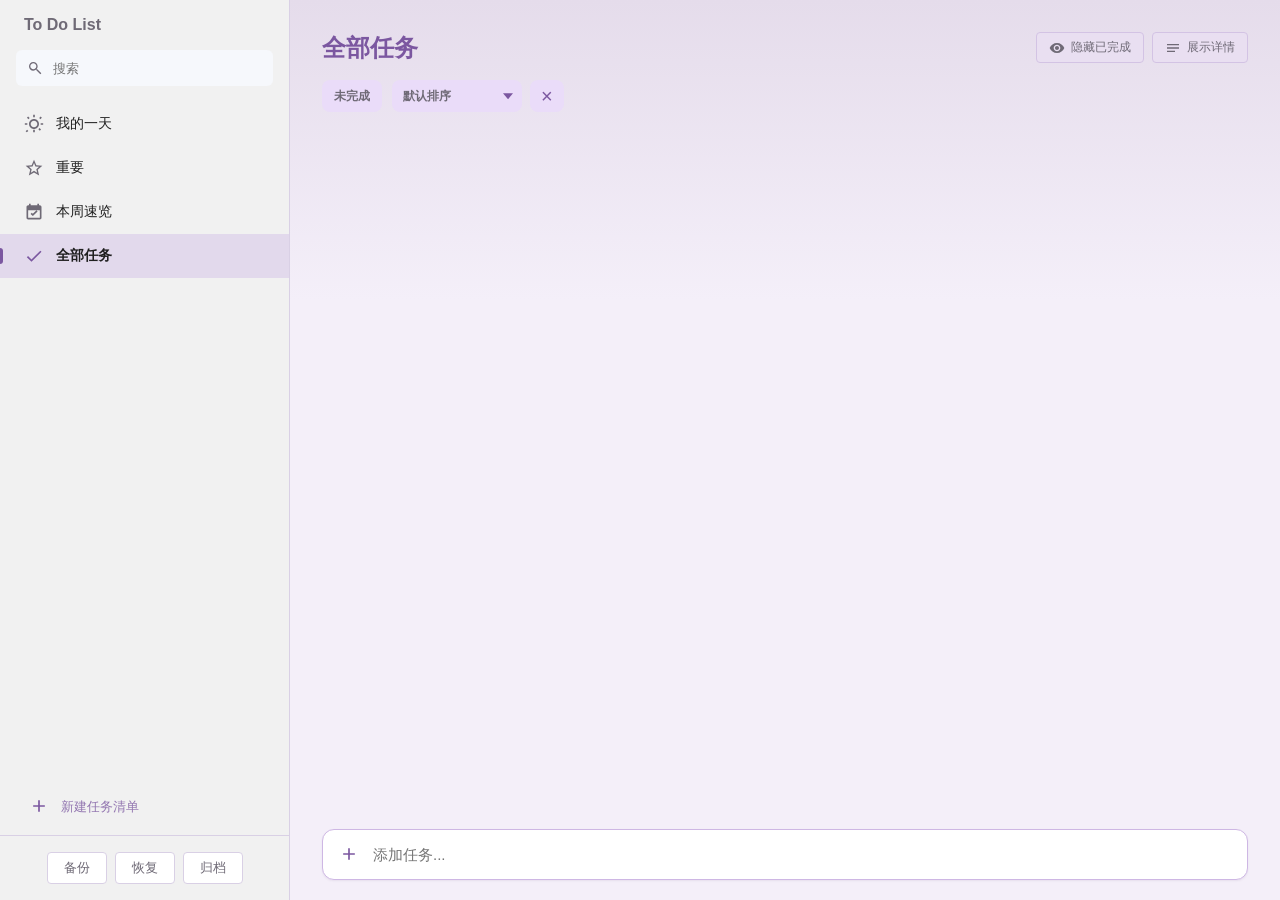
<file: index.html>
<!DOCTYPE html>
<html lang="zh-CN">
<head>
    <meta charset="UTF-8">
    <meta name="viewport" content="width=device-width, initial-scale=1.0">
    <title>To Do List</title>
    <link rel="stylesheet" href="./assets/css/todo-app.css">
</head>
<body>

    <!-- Sidebar -->
    <aside>
        <div class="sidebar-header">To Do List</div>
        <div class="sidebar-search" id="sidebar-search-wrap">
            <svg class="icon-gray" style="width:16px;height:16px" viewBox="0 0 24 24"><path d="M15.5 14h-.79l-.28-.27A6.471 6.471 0 0016 9.5 6.5 6.5 0 109.5 16c1.61 0 3.09-.59 4.23-1.57l.27.28v.79L20 21.49 21.49 20 15.5 14zM9.5 14C7.01 14 5 11.99 5 9.5S7.01 5 9.5 5 14 7.01 14 9.5 11.99 14 9.5 14z"/></svg>
            <input id="sidebar-search-input" type="text" placeholder="搜索" autocomplete="off">
            <button id="sidebar-search-clear" class="sidebar-search-clear" title="清除">×</button>
        </div>
        <div class="nav-list" id="nav-list"></div>

        <div class="new-list-input">
            <svg class="icon-blue" viewBox="0 0 24 24"><path d="M19 13h-6v6h-2v-6H5v-2h6V5h2v6h6v2z"/></svg>
            <input type="text" id="new-list-input" placeholder="新建任务清单" autocomplete="off">
        </div>

        <div class="sidebar-footer">
            <button id="btn-export" class="btn-sm">备份</button>
            <button id="btn-import" class="btn-sm">恢复</button>
            <button id="btn-archive" class="btn-sm">归档</button>
            <input type="file" id="importFile" style="display:none">
        </div>
    </aside>

    <!-- Main Content -->
    <main>
        <div class="header">
            <div class="header-title-group">
                <h1 id="view-title">我的一天</h1>
                <div class="date">
                    <span id="current-date"></span>
                    <span id="progress-stats" class="progress-pill">已完成 0/0</span>
                </div>
            </div>
            <div class="header-actions">
                <button id="btn-toggle-completed" class="btn-toggle-completed active" title="显示/隐藏已完成">
                    <svg style="width:16px;height:16px" viewBox="0 0 24 24"><path d="M12 4.5C7 4.5 2.73 7.61 1 12c1.73 4.39 6 7.5 11 7.5s9.27-3.11 11-7.5c-1.73-4.39-6-7.5-11-7.5zM12 17c-2.76 0-5-2.24-5-5s2.24-5 5-5 5 2.24 5 5-2.24 5-5 5zm0-8c-1.66 0-3 1.34-3 3s1.34 3 3 3 3-1.34 3-3-1.34-3-3-3z"/></svg>
                    <span id="toggle-completed-text">隐藏已完成</span>
                </button>
                <button id="btn-toggle-notes" class="btn-toggle-completed" title="显示/隐藏详情">
                    <svg style="width:16px;height:16px" viewBox="0 0 24 24"><path d="M3 18h12v-2H3v2zM3 6v2h18V6H3zm0 7h18v-2H3v2z"/></svg>
                    <span id="toggle-notes-text">展示详情</span>
                </button>
            </div>
        </div>

        <div class="filter-toolbar">
            <div class="scope-pill">未完成</div>
            <div class="filter-group">
            <div class="filter-item sort-pill">
                <select id="sort-mode">
                    <option value="default">默认排序</option>
                    <option value="due_asc">按截止日期升序</option>
                    <option value="due_desc">按截止日期降序</option>
                    <option value="added_asc">按创建日期升序</option>
                    <option value="added_desc">按创建日期降序</option>
                </select>
            </div>
            <button id="btn-clear-sort" class="sort-clear-btn" title="取消筛选">×</button>
            </div>
        </div>

        <div class="task-container">
            <ul id="task-list" style="list-style:none; padding:0; margin:0"></ul>
        </div>

        <div class="input-wrapper collapsed" id="task-input-wrapper">
            <div class="input-main-group">
                <div class="input-row title">
                    <svg viewBox="0 0 24 24" class="icon-blue"><path d="M19 13h-6v6h-2v-6H5v-2h6V5h2v6h6v2z"/></svg>
                    <input type="text" id="task-text" placeholder="添加任务..." autocomplete="off">
                </div>
                <ul id="add-step-list" class="step-list edit-step-list add-step-list"></ul>
                <div class="input-row step-inline" id="add-step-row">
                    <svg viewBox="0 0 24 24" class="icon-blue"><path d="M3 7h10v2H3V7zm0 4h8v2H3v-2zm0 4h6v2H3v-2zm16.59-4.58L21 11.84l-4.24 4.24-2.12-2.12 1.41-1.41.71.71 2.83-2.84z"/></svg>
                    <input id="task-step-input" class="step-inline-input" type="text" placeholder="添加步骤" autocomplete="off">
                </div>
            </div>
            <div class="input-advanced">
                <div class="input-advanced-actions">
                    <button type="button" id="btn-collapse-input" class="btn-collapse-input" title="收起">⌄</button>
                </div>
                <div class="input-controls">
                    <div class="control-group datetime-group">
                        <svg class="icon-gray" style="width:14px;height:14px" viewBox="0 0 24 24"><path d="M19 3h-1V1h-2v2H8V1H6v2H5c-1.11 0-2 .9-2 2v14c0 1.1.89 2 2 2h14c1.1 0 2-.9 2-2V5c0-1.1-.9-2-2-2zm0 16H5V8h14v11z"/></svg>
                        <input type="date" id="task-date" title="截止日期" autocomplete="off">
                        <svg class="icon-gray dt-mid-icon" style="width:14px;height:14px" viewBox="0 0 24 24"><path d="M11.99 2C6.47 2 2 6.48 2 12s4.47 10 9.99 10C17.52 22 22 17.52 22 12S17.52 2 11.99 2zm.01 18c-4.41 0-8-3.59-8-8s3.59-8 8-8 8 3.59 8 8-3.59 8-8 8zm.5-13h-1.5v6l5.25 3.15.75-1.23-4.5-2.67z"/></svg>
                        <input type="time" id="task-time" title="具体时间 (可选)" autocomplete="off">
                        <button type="button" id="btn-clear-task-time-x" class="btn-clear-time-x" title="清除具体时间">×</button>
                    </div>
                    <div class="due-quick-inline" id="due-quick-inline">
                        <button type="button" class="due-quick-btn" data-due-quick="today">今天</button>
                        <button type="button" class="due-quick-btn" data-due-quick="tomorrow">明天</button>
                        <button type="button" class="due-quick-btn" data-due-quick="this-week">本周</button>
                        <button type="button" class="due-quick-btn" data-due-quick="next-week">下周</button>
                        <button type="button" class="due-quick-btn due-time-btn" data-due-time="offwork">下班前</button>
                    </div>
                    <div class="control-group">
                        <svg class="icon-gray" style="width:14px;height:14px" viewBox="0 0 24 24"><path d="M12 4V1L8 5l4 4V6c3.31 0 6 2.69 6 6 0 1.01-.25 1.97-.7 2.8l1.46 1.46C19.54 15.03 20 13.57 20 12c0-4.42-3.58-8-8-8zm0 14c-3.31 0-6-2.69-6-6 0-1.01.25-1.97.7-2.8L5.24 7.74C4.46 8.97 4 10.43 4 12c0 4.42 3.58 8 8 8v3l4-4-4-4v3z"/></svg>
                        <select id="task-recurrence">
                            <option value="none">不重复</option>
                            <option value="daily">每天</option>
                            <option value="weekly">每周</option>
                            <option value="monthly">每月</option>
                        </select>
                    </div>
                    <div class="control-group">
                        <svg class="icon-gray" style="width:14px;height:14px" viewBox="0 0 24 24"><path d="M3 13h2v-2H3v2zm0 4h2v-2H3v2zm0-8h2V7H3v2zm4 4h14v-2H7v2zm0 4h14v-2H7v2zM7 7v2h14V7H7z"/></svg>
                        <select id="task-list-select"></select>
                    </div>
                    <div style="margin-left:auto">
                        <button id="btn-add-task" class="btn-sm">添加</button>
                    </div>
                </div>
                <div class="input-row note">
                    <svg class="icon-gray" style="width:16px;height:16px" viewBox="0 0 24 24"><path d="M3 18h12v-2H3v2zM3 6v2h18V6H3zm0 7h18v-2H3v2z"/></svg>
                    <textarea id="task-note" placeholder="备注 (可选)..." autocomplete="off"></textarea>
                </div>
            </div>
        </div>
    </main>

    <!-- Modal for Task and List Edit -->
    <div id="modal-overlay" class="modal-overlay">
        <!-- Edit Task Modal -->
        <div class="modal" id="modal-task-edit" style="display:none">
            <h2>编辑任务</h2>
            <div class="form-group">
                <label>任务内容</label>
                <input type="text" id="edit-task-text" class="form-input">
            </div>
            <div class="form-group">
                <label>步骤</label>
                <div id="edit-steps-box" class="edit-steps-box">
                    <ul id="edit-step-list" class="step-list edit-step-list"></ul>
                    <div class="step-add-row">
                        <svg class="step-add-icon" viewBox="0 0 24 24"><path d="M19 13h-6v6h-2v-6H5v-2h6V5h2v6h6v2z"/></svg>
                        <input id="edit-step-input" class="step-input" type="text" placeholder="添加步骤">
                    </div>
                </div>
            </div>
            <div style="display:flex; gap: 16px;">
                <div class="form-group" style="flex:1">
                    <label>截止日期</label>
                    <input type="date" id="edit-task-date" class="form-input">
                </div>
                <div class="form-group" style="flex:1">
                    <label>具体时间 (可选)</label>
                    <div class="time-input-row">
                        <input type="time" id="edit-task-time" class="form-input">
                        <button type="button" id="btn-clear-edit-time-x" class="btn-clear-time-x" title="清除具体时间">×</button>
                    </div>
                </div>
            </div>
            <div class="due-quick-inline modal-due-quick-inline" id="edit-due-quick-inline">
                <button type="button" class="due-quick-btn" data-due-quick="today">今天</button>
                <button type="button" class="due-quick-btn" data-due-quick="tomorrow">明天</button>
                <button type="button" class="due-quick-btn" data-due-quick="this-week">本周</button>
                <button type="button" class="due-quick-btn" data-due-quick="next-week">下周</button>
                <button type="button" class="due-quick-btn due-time-btn" data-due-time="offwork">下班前</button>
            </div>
            <div style="display:flex; gap: 16px;">
                <div class="form-group" style="flex:1">
                    <label>重复</label>
                    <select id="edit-task-recurrence" class="form-input">
                        <option value="none">不重复</option>
                        <option value="daily">每天</option>
                        <option value="weekly">每周</option>
                        <option value="monthly">每月</option>
                    </select>
                </div>
                <div class="form-group" style="flex:1">
                    <label>所属列表</label>
                    <select id="edit-task-list" class="form-input"></select>
                </div>
            </div>
            <div class="form-group">
                <label>备注/详情</label>
                <textarea id="edit-task-note" class="form-input" placeholder="添加备注..."></textarea>
            </div>
            <div class="modal-actions">
                <button class="btn-sm btn-cancel">取消</button>
                <button id="btn-save-task-edit" class="btn-sm btn-primary">保存</button>
            </div>
        </div>

        <!-- Edit List Modal -->
        <div class="modal" id="modal-list-edit" style="display:none">
            <h2>重命名列表</h2>
            <div class="form-group">
                <label>列表名称</label>
                <input type="text" id="edit-list-name" class="form-input">
            </div>
            <div class="modal-actions">
                <button class="btn-sm btn-cancel">取消</button>
                <button id="btn-save-list-edit" class="btn-sm btn-primary">保存</button>
            </div>
        </div>
    </div>

    <script src="./assets/js/todo-app.js"></script>
</body>
</html>
</file>
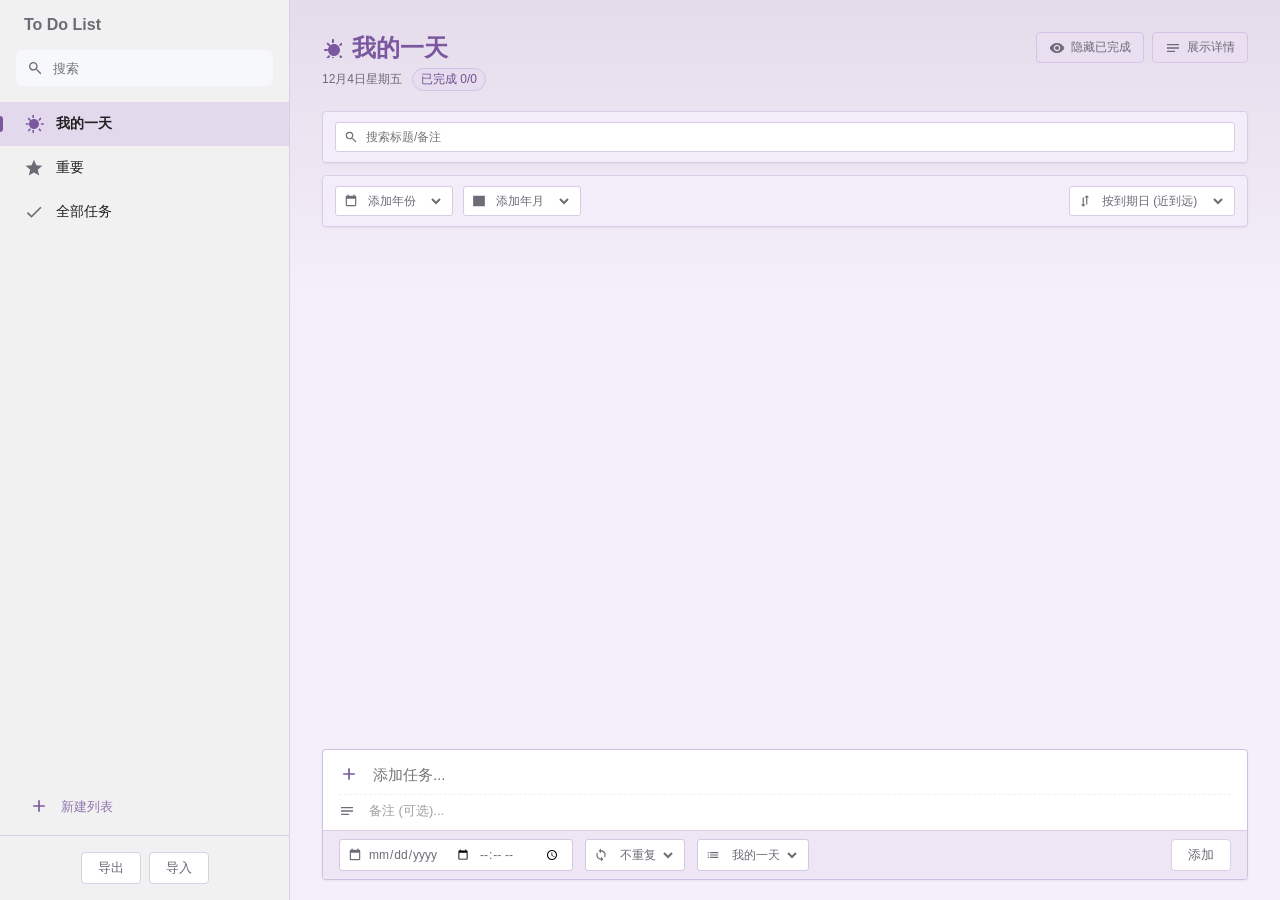
<file: docs/legacy-inline-backup.html>
<!DOCTYPE html>
<html lang="zh-CN">
<head>
    <meta charset="UTF-8">
    <meta name="viewport" content="width=device-width, initial-scale=1.0">
    <title>To Do List</title>
    <style>
        :root {
            --primary: #7b57a0;
            --primary-hover: #68458b;
            --danger: #d13438;
            --bg-body: #f4eff9;
            --bg-white: #ffffff;
            --text-main: #1f1f1f;
            --text-secondary: #6f6a76;
            --border: #d9d0e5;
            --hover-bg: #eee8f4;
            --sidebar-width: 290px;
            --shadow: 0 1px 2px rgba(73, 45, 97, 0.08);
            --modal-bg: rgba(0, 0, 0, 0.4);
        }

        * { box-sizing: border-box; outline: none; }
        
        body {
            margin: 0;
            font-family: "Segoe UI", "Helvetica Neue", Arial, sans-serif;
            background-color: var(--bg-body);
            color: var(--text-main);
            height: 100vh;
            display: flex;
            font-size: 14px;
            user-select: none;
        }

        /* Icons */
        svg { width: 20px; height: 20px; fill: currentColor; flex-shrink: 0; }
        .icon-blue { color: var(--primary); }
        .icon-red { color: var(--danger); }
        .icon-gray { color: var(--text-secondary); }

        /* Sidebar */
        aside {
            width: var(--sidebar-width);
            background: #f1f1f1;
            display: flex;
            flex-direction: column;
            border-right: 1px solid var(--border);
        }

        .sidebar-header { padding: 16px 24px; font-weight: 600; font-size: 16px; color: var(--text-secondary);}
        .sidebar-search {
            margin: 0 16px 8px 16px;
            background: #f6f8fc;
            border: 1px solid transparent;
            border-radius: 6px;
            display: flex;
            align-items: center;
            gap: 8px;
            padding: 8px 10px;
        }
        .sidebar-search:focus-within {
            border-color: #c8daf8;
            background: #fff;
        }
        .sidebar-search input {
            border: none;
            background: transparent;
            width: 100%;
            font-size: 13px;
            color: var(--text-main);
            font-family: inherit;
        }
        .sidebar-search-clear {
            border: none;
            background: none;
            color: var(--text-secondary);
            width: 18px;
            height: 18px;
            border-radius: 50%;
            cursor: pointer;
            display: flex;
            align-items: center;
            justify-content: center;
            padding: 0;
            opacity: 0;
            pointer-events: none;
        }
        .sidebar-search.has-value .sidebar-search-clear {
            opacity: 1;
            pointer-events: auto;
        }
        .sidebar-search-clear:hover { background: #e8ecf3; color: var(--text-main); }

        .nav-list { flex: 1; overflow-y: auto; padding: 8px 0; }

        .nav-item {
            display: flex; align-items: center; padding: 10px 24px;
            cursor: pointer; color: var(--text-main);
            transition: background 0.1s; position: relative;
            border-top: 2px solid transparent; border-bottom: 2px solid transparent;
            height: 44px;
        }

        .nav-item:hover { background-color: var(--hover-bg); }
        .nav-item.active { background-color: #e2d9ec; font-weight: 600; }
        .nav-item.active::before {
            content: ''; position: absolute; left: 0; height: 16px; width: 3px; 
            background: var(--primary); border-radius: 0 4px 4px 0;
        }
        
        .nav-item svg { margin-right: 12px; }
        .nav-text { flex: 1; white-space: nowrap; overflow: hidden; text-overflow: ellipsis; padding: 2px 0; margin-right: 8px; }
        .nav-actions { display: flex; align-items: center; gap: 2px; margin-right: 8px; }
        .nav-count { font-size: 12px; color: var(--text-secondary); font-weight: 400; min-width: 20px; text-align: right; }

        .btn-icon-hover {
            opacity: 0; background: none; border: none; cursor: pointer; color: var(--text-secondary);
            padding: 4px; border-radius: 4px; display: flex;
        }
        .nav-item:hover .btn-icon-hover { opacity: 1; }
        .btn-icon-hover:hover { background: #e1dfdd; color: var(--text-main); }
        .btn-icon-hover.delete:hover { color: var(--danger); background: #fcebeb; }

        /* Drag & Drop */
        .nav-item.draggable { cursor: grab; }
        .nav-item.dragging { opacity: 0.5; background: #e1dfdd; }
        .nav-item.drag-over { border-bottom-color: var(--primary); }

        .new-list-input {
            margin: 10px 16px; padding: 8px 12px;
            border: 1px solid transparent; border-radius: 4px;
            display: flex; align-items: center; color: var(--primary);
        }
        .new-list-input:hover { background: var(--hover-bg); }
        .new-list-input input { border: none; background: transparent; margin-left: 10px; width: 100%; color: var(--primary); }
        .new-list-input input::placeholder { color: var(--primary); opacity: 0.8; }

        /* Main Content */
        main {
            flex: 1; display: flex; flex-direction: column;
            background-image: linear-gradient(180deg, #e5dceb 0%, #f4eff9 300px);
            min-width: 0;
        }

        .header { padding: 32px 32px 20px 32px; display: flex; align-items: flex-start; justify-content: space-between; }
        .header-title-group h1 { margin: 0; font-size: 24px; font-weight: 700; color: var(--primary); display: flex; align-items: center; gap: 10px;}
        .header-title-group .date { font-size: 12px; color: var(--text-secondary); margin-top: 4px; display: flex; gap: 10px; align-items: center; flex-wrap: wrap; }
        .progress-pill {
            background: #e6ddef;
            border: 1px solid #d3c3e4;
            border-radius: 999px;
            padding: 2px 8px;
            font-size: 12px;
            color: #6d4f8f;
        }
        
        .header-actions { display: flex; gap: 8px; flex-wrap: wrap; justify-content: flex-end; }
        .btn-toggle-completed { 
            background: rgba(233,223,242,0.9); border: 1px solid #d3c3e4; 
            padding: 6px 12px; border-radius: 4px; cursor: pointer; 
            color: var(--text-secondary); font-size: 12px; display: flex; align-items: center; gap: 6px;
        }
        .btn-toggle-completed:hover { background: #fff; box-shadow: 0 1px 3px rgba(0,0,0,0.1); }
        .btn-toggle-completed.active { background: #e2d8ed; color: var(--primary); border-color: #cab5df; }

        .search-toolbar,
        .filter-toolbar {
            margin: 0 32px 16px 32px;
            background: rgba(244, 238, 250, 0.92);
            border: 1px solid #d9cde7;
            border-radius: 4px;
            box-shadow: var(--shadow);
            padding: 10px 12px;
            display: flex;
            flex-wrap: wrap;
            gap: 10px;
            align-items: center;
        }
        .search-toolbar { margin-bottom: 12px; }
        .search-toolbar .filter-item { flex: 1; min-width: 220px; }

        .filter-toolbar {
            justify-content: space-between;
        }
        .filter-group {
            display: flex;
            flex-wrap: wrap;
            gap: 10px;
            align-items: center;
        }
        .filter-item {
            display: flex;
            align-items: center;
            gap: 6px;
            border: 1px solid #d7cce4;
            border-radius: 3px;
            padding: 2px 8px;
            min-height: 30px;
            background: #fff;
        }
        .filter-item input, .filter-item select {
            border: none;
            font-size: 12px;
            color: var(--text-secondary);
            font-family: inherit;
            background: transparent;
            min-width: 80px;
        }
        .filter-item input {
            min-width: 180px;
        }

        .input-wrapper {
            margin: 12px 32px 20px 32px; background: var(--bg-white);
            border: 1px solid #cfbfdf;
            border-radius: 4px; box-shadow: var(--shadow);
            display: flex; flex-direction: column; transition: box-shadow 0.2s;
        }
        .input-wrapper:focus-within { box-shadow: 0 3px 10px rgba(112, 77, 145, 0.18); border-color: #b89ad3; }
        
        .input-main-group { display: flex; flex-direction: column; padding: 4px 16px; }
        .input-row { display: flex; align-items: center; }
        .input-row.title { height: 40px; }
        .input-row.note { height: 32px; border-top: 1px dashed #f0f0f0; }

        .input-row input { flex: 1; border: none; height: 100%; font-family: inherit; }
        .input-row.title input { font-size: 15px; margin-left: 12px; }
        .input-row.note input { font-size: 13px; margin-left: 12px; color: var(--text-secondary); }
        .input-row.note input::placeholder { color: #a19f9d; }

        .input-controls {
            display: flex; padding: 8px 16px; border-top: 1px solid var(--border); gap: 12px;
            background: #eee5f5; border-radius: 0 0 4px 4px; flex-wrap: wrap;
        }
        .control-group {
            display: flex; align-items: center; background: var(--bg-white);
            border: 1px solid #d5c8e3; border-radius: 3px; padding: 2px 8px; font-size: 12px; gap: 4px;
        }
        .control-group input[type="date"], .control-group input[type="time"] {
            border: none; background: transparent; color: var(--text-secondary);
            cursor: pointer; font-size: 12px; padding: 4px 2px; font-family: inherit;
            height: 24px; min-width: 20px;
        }
        .control-group input[type="date"]:hover, .control-group input[type="time"]:hover {
            color: var(--primary); background-color: #eee7f5; border-radius: 2px;
        }
        .control-group select { border: none; background: transparent; color: var(--text-secondary); cursor: pointer; font-size: 12px; padding: 4px; font-family: inherit;}

        /* Task List */
        .task-container { flex: 1; overflow-y: auto; padding: 0 32px 32px 32px; }
        
        .task-item {
            background: var(--bg-white); border-radius: 4px; margin-bottom: 8px;
            border: 1px solid #d7c9e5;
            box-shadow: 0 1px 2px rgba(0,0,0,0.05);
            transition: 0.1s; animation: fadeIn 0.2s ease-out;
            display: flex; flex-direction: column;
            cursor: pointer;
        }
        
        .task-header { display: flex; align-items: flex-start; padding: 12px 16px; width: 100%; min-height: 48px; }
        
        /* 
           关键修改：
           当任务没有元数据（.no-meta）时，header使用 center 对齐，
           实现单行纯文本的垂直居中。
        */
        .task-item.no-meta .task-header { align-items: center; }

        @keyframes fadeIn { from { opacity: 0; transform: translateY(5px); } to { opacity: 1; transform: translateY(0); } }
        .task-item:hover { background-color: #fcfaff; border-color: #c5b1da; box-shadow: 0 2px 6px rgba(93, 67, 120, 0.12); }
        .task-item.completed { opacity: 0.7; }
        
        .custom-checkbox {
            width: 20px; height: 20px; border: 1px solid var(--text-secondary); border-radius: 50%;
            display: flex; align-items: center; justify-content: center; cursor: pointer; 
            margin-top: 2px; /* 默认顶对齐时的微调 */
            flex-shrink: 0; transition: 0.2s;
        }
        
        /* 当没有元数据时，去掉 margin-top 以便完美居中 */
        .task-item.no-meta .custom-checkbox { margin-top: 0; }

        .custom-checkbox:hover { border-color: var(--primary); }
        .task-item.completed .custom-checkbox { background: var(--primary); border-color: var(--primary); }
        .check-icon { display: none; width: 12px; height: 12px; fill: white; }
        .task-item.completed .check-icon { display: block; }

        .task-content { flex: 1; margin-left: 14px; display: flex; flex-direction: column; justify-content: center; }
        .task-text { font-size: 14px; color: var(--text-main); line-height: 1.4; word-break: break-all;}
        .task-item.completed .task-text { text-decoration: line-through; color: var(--text-secondary); }
        
        .task-meta { display: flex; gap: 8px; font-size: 12px; color: var(--text-secondary); margin-top: 4px; align-items: center; flex-wrap: wrap; }
        .meta-tag { display: flex; align-items: center; gap: 4px; }
        .text-danger { color: var(--danger); font-weight: 500; }
        .text-list-name { color: var(--text-secondary); background: #f3f2f1; padding: 2px 6px; border-radius: 3px; }
        
        .task-note-view {
            padding: 0 16px 12px 50px; font-size: 13px; color: var(--text-secondary);
            display: none; white-space: pre-wrap; line-height: 1.5;
            border-top: 1px solid transparent;
        }
        .task-item.expanded .task-note-view,
        .task-item.show-detail .task-note-view { display: block; }

        .task-steps-view {
            display: none;
            padding: 6px 16px 10px 50px;
            border-top: 1px dashed #ecebea;
        }
        .task-item.expanded .task-steps-view,
        .task-item.show-detail .task-steps-view { display: block; }
        .task-extra-dates {
            display: none;
            padding: 0 16px 10px 50px;
            color: var(--text-secondary);
            font-size: 12px;
            line-height: 1.5;
            align-items: center;
            justify-content: space-between;
            gap: 10px;
        }
        .task-item.expanded .task-extra-dates,
        .task-item.show-detail .task-extra-dates { display: flex; }
        .task-created-at { text-align: right; white-space: nowrap; }
        .step-list {
            list-style: none;
            padding: 0;
            margin: 0 0 8px 0;
            display: flex;
            flex-direction: column;
            gap: 6px;
        }
        .step-item {
            display: flex;
            align-items: center;
            gap: 8px;
            color: var(--text-secondary);
            font-size: 13px;
        }
        .step-checkbox {
            width: 14px;
            height: 14px;
            border: 1px solid #8a8886;
            border-radius: 50%;
            background: #fff;
            cursor: pointer;
            flex-shrink: 0;
            position: relative;
        }
        .step-item.done .step-checkbox {
            background: var(--primary);
            border-color: var(--primary);
        }
        .step-item.done .step-checkbox::after {
            content: '';
            position: absolute;
            left: 4px;
            top: 2px;
            width: 3px;
            height: 6px;
            border: solid #fff;
            border-width: 0 1.5px 1.5px 0;
            transform: rotate(45deg);
        }
        .step-item.done .step-text {
            text-decoration: line-through;
            color: #a19f9d;
        }
        .step-delete {
            border: none;
            background: none;
            color: #a19f9d;
            cursor: pointer;
            padding: 0 2px;
        }
        .step-delete:hover { color: var(--danger); }
        .step-add-row {
            display: flex;
            gap: 8px;
            align-items: center;
        }
        .step-input {
            flex: 1;
            border: 1px solid #e1dfdd;
            border-radius: 4px;
            padding: 6px 8px;
            font-size: 12px;
            font-family: inherit;
        }
        .step-input:focus { border-color: #c7e0f4; }
        .btn-step-add {
            border: 1px solid #d2d0ce;
            border-radius: 4px;
            background: #fff;
            color: var(--text-secondary);
            padding: 6px 10px;
            font-size: 12px;
            cursor: pointer;
        }
        .btn-step-add:hover { border-color: #b3b0ad; color: var(--text-main); }
        
        .actions-group { display: flex; align-items: center; }
        .btn-action {
            background: none; border: none; cursor: pointer; color: var(--text-secondary);
            opacity: 0; transition: 0.2s; padding: 6px; border-radius: 4px; margin-left: 2px;
        }
        .task-item:hover .btn-action { opacity: 1; }
        .btn-action:hover { background-color: #ede5f5; color: var(--primary); }
        .btn-action.delete:hover { color: var(--danger); background-color: #fcebeb; }
        .btn-action.active { opacity: 1; color: var(--primary); }
        .btn-action-important.active { color: #ffc83d; }
        .nav-divider {
            height: 1px;
            background: #d8d8d8;
            margin: 8px 16px;
        }

        /* Modal Styles */
        .modal-overlay {
            position: fixed; top: 0; left: 0; width: 100%; height: 100%;
            background: var(--modal-bg); z-index: 1000;
            display: flex; align-items: center; justify-content: center;
            opacity: 0; pointer-events: none; transition: opacity 0.2s;
            backdrop-filter: blur(2px);
        }
        .modal-overlay.open { opacity: 1; pointer-events: auto; }
        
        .modal {
            background: white; width: 450px; padding: 24px; border-radius: 8px;
            box-shadow: 0 8px 16px rgba(0,0,0,0.14);
            transform: translateY(10px); transition: transform 0.2s;
            display: flex; flex-direction: column; gap: 16px;
        }
        .modal-overlay.open .modal { transform: translateY(0); }
        
        .modal h2 { margin: 0 0 8px 0; font-size: 18px; color: var(--primary); }
        .form-group { display: flex; flex-direction: column; gap: 6px; }
        .form-group label { font-size: 12px; color: var(--text-secondary); font-weight: 600; }
        .form-input { 
            padding: 8px 12px; border: 1px solid var(--border); border-radius: 4px; 
            font-size: 14px; font-family: inherit; color: var(--text-main);
        }
        textarea.form-input { resize: vertical; min-height: 60px; }
        .form-input:focus { border-color: var(--primary); }
        
        .modal-actions { display: flex; justify-content: flex-end; gap: 12px; margin-top: 8px; }

        .sidebar-footer {
            margin-top: auto; padding: 16px; border-top: 1px solid var(--border);
            display: flex; gap: 8px; justify-content: center;
        }
        .btn-sm { padding: 6px 16px; font-size: 13px; border: 1px solid var(--border); background: #fff; border-radius: 4px; cursor: pointer; color: var(--text-secondary); transition: 0.1s;}
        .btn-sm:hover { border-color: var(--text-secondary); background: var(--hover-bg); }
        .btn-primary { background: var(--primary); color: white; border-color: var(--primary); }
        .btn-primary:hover { background: var(--primary-hover); color: white; border-color: var(--primary-hover); }

        @media (max-width: 700px) {
            aside { display: none; }
            .header, .input-wrapper, .task-container { padding-left: 16px; padding-right: 16px; }
            .search-toolbar, .filter-toolbar { margin-left: 16px; margin-right: 16px; }
            .modal { width: 90%; }
        }
    </style>
</head>
<body>

    <!-- Sidebar -->
    <aside>
        <div class="sidebar-header">To Do List</div>
        <div class="sidebar-search" id="sidebar-search-wrap">
            <svg class="icon-gray" style="width:16px;height:16px" viewBox="0 0 24 24"><path d="M15.5 14h-.79l-.28-.27A6.471 6.471 0 0016 9.5 6.5 6.5 0 109.5 16c1.61 0 3.09-.59 4.23-1.57l.27.28v.79L20 21.49 21.49 20 15.5 14zM9.5 14C7.01 14 5 11.99 5 9.5S7.01 5 9.5 5 14 7.01 14 9.5 11.99 14 9.5 14z"/></svg>
            <input id="sidebar-search-input" type="text" placeholder="搜索" autocomplete="off">
            <button id="sidebar-search-clear" class="sidebar-search-clear" title="清除">×</button>
        </div>
        <div class="nav-list" id="nav-list"></div>

        <div class="new-list-input">
            <svg class="icon-blue" viewBox="0 0 24 24"><path d="M19 13h-6v6h-2v-6H5v-2h6V5h2v6h6v2z"/></svg>
            <input type="text" id="new-list-input" placeholder="新建列表" autocomplete="off">
        </div>

        <div class="sidebar-footer">
            <button id="btn-export" class="btn-sm">导出</button>
            <button id="btn-import" class="btn-sm">导入</button>
            <input type="file" id="importFile" style="display:none">
        </div>
    </aside>

    <!-- Main Content -->
    <main>
        <div class="header">
            <div class="header-title-group">
                <h1 id="view-title">我的一天</h1>
                <div class="date">
                    <span id="current-date"></span>
                    <span id="progress-stats" class="progress-pill">已完成 0/0</span>
                </div>
            </div>
            <div class="header-actions">
                <button id="btn-toggle-completed" class="btn-toggle-completed active" title="显示/隐藏已完成">
                    <svg style="width:16px;height:16px" viewBox="0 0 24 24"><path d="M12 4.5C7 4.5 2.73 7.61 1 12c1.73 4.39 6 7.5 11 7.5s9.27-3.11 11-7.5c-1.73-4.39-6-7.5-11-7.5zM12 17c-2.76 0-5-2.24-5-5s2.24-5 5-5 5 2.24 5 5-2.24 5-5 5zm0-8c-1.66 0-3 1.34-3 3s1.34 3 3 3 3-1.34 3-3-1.34-3-3-3z"/></svg>
                    <span id="toggle-completed-text">隐藏已完成</span>
                </button>
                <button id="btn-toggle-notes" class="btn-toggle-completed" title="显示/隐藏详情">
                    <svg style="width:16px;height:16px" viewBox="0 0 24 24"><path d="M3 18h12v-2H3v2zM3 6v2h18V6H3zm0 7h18v-2H3v2z"/></svg>
                    <span id="toggle-notes-text">展示详情</span>
                </button>
            </div>
        </div>

        <div class="search-toolbar">
            <div class="filter-item">
                <svg class="icon-gray" style="width:14px;height:14px" viewBox="0 0 24 24"><path d="M15.5 14h-.79l-.28-.27A6.471 6.471 0 0016 9.5 6.5 6.5 0 109.5 16c1.61 0 3.09-.59 4.23-1.57l.27.28v.79L20 21.49 21.49 20 15.5 14zM9.5 14C7.01 14 5 11.99 5 9.5S7.01 5 9.5 5 14 7.01 14 9.5 11.99 14 9.5 14z"/></svg>
                <input id="search-keyword" type="text" placeholder="搜索标题/备注">
            </div>
        </div>

        <div class="filter-toolbar">
            <div class="filter-group">
            <div class="filter-item">
                <svg class="icon-gray" style="width:14px;height:14px" viewBox="0 0 24 24"><path d="M19 3h-1V1h-2v2H8V1H6v2H5c-1.11 0-2 .9-2 2v14c0 1.1.89 2 2 2h14c1.1 0 2-.9 2-2V5c0-1.1-.9-2-2-2zm0 16H5V8h14v11z"/></svg>
                <select id="filter-year">
                    <option value="">添加年份</option>
                </select>
            </div>
            <div class="filter-item">
                <svg class="icon-gray" style="width:14px;height:14px" viewBox="0 0 24 24"><path d="M7 10h5v5H7zM2 3h20v18H2z"/></svg>
                <select id="filter-year-month">
                    <option value="">添加年月</option>
                </select>
            </div>
            </div>
            <div class="filter-group">
            <div class="filter-item">
                <svg class="icon-gray" style="width:14px;height:14px" viewBox="0 0 24 24"><path d="M7 6h3v12h3l-4 4-4-4h3V6zm10 12h-3V6h-3l4-4 4 4h-3v12z"/></svg>
                <select id="sort-mode">
                    <option value="due_asc">按到期日 (近到远)</option>
                    <option value="due_desc">按到期日 (远到近)</option>
                    <option value="added_desc">按添加日期 (新到旧)</option>
                    <option value="added_asc">按添加日期 (旧到新)</option>
                </select>
            </div>
            </div>
        </div>

        <div class="task-container">
            <ul id="task-list" style="list-style:none; padding:0; margin:0"></ul>
        </div>

        <div class="input-wrapper">
            <div class="input-main-group">
                <div class="input-row title">
                    <svg viewBox="0 0 24 24" class="icon-blue"><path d="M19 13h-6v6h-2v-6H5v-2h6V5h2v6h6v2z"/></svg>
                    <input type="text" id="task-text" placeholder="添加任务..." autocomplete="off">
                </div>
                <div class="input-row note">
                    <svg class="icon-gray" style="width:16px;height:16px" viewBox="0 0 24 24"><path d="M3 18h12v-2H3v2zM3 6v2h18V6H3zm0 7h18v-2H3v2z"/></svg>
                    <input type="text" id="task-note" placeholder="备注 (可选)..." autocomplete="off">
                </div>
            </div>
            
            <div class="input-controls">
                <div class="control-group">
                    <svg class="icon-gray" style="width:14px;height:14px" viewBox="0 0 24 24"><path d="M19 3h-1V1h-2v2H8V1H6v2H5c-1.11 0-2 .9-2 2v14c0 1.1.89 2 2 2h14c1.1 0 2-.9 2-2V5c0-1.1-.9-2-2-2zm0 16H5V8h14v11z"/></svg>
                    <input type="date" id="task-date" title="截止日期" autocomplete="off">
                    <input type="time" id="task-time" title="具体时间 (可选)" autocomplete="off">
                </div>
                <div class="control-group">
                    <svg class="icon-gray" style="width:14px;height:14px" viewBox="0 0 24 24"><path d="M12 4V1L8 5l4 4V6c3.31 0 6 2.69 6 6 0 1.01-.25 1.97-.7 2.8l1.46 1.46C19.54 15.03 20 13.57 20 12c0-4.42-3.58-8-8-8zm0 14c-3.31 0-6-2.69-6-6 0-1.01.25-1.97.7-2.8L5.24 7.74C4.46 8.97 4 10.43 4 12c0 4.42 3.58 8 8 8v3l4-4-4-4v3z"/></svg>
                    <select id="task-recurrence">
                        <option value="none">不重复</option>
                        <option value="daily">每天</option>
                        <option value="weekly">每周</option>
                        <option value="monthly">每月</option>
                    </select>
                </div>
                <div class="control-group">
                    <svg class="icon-gray" style="width:14px;height:14px" viewBox="0 0 24 24"><path d="M3 13h2v-2H3v2zm0 4h2v-2H3v2zm0-8h2V7H3v2zm4 4h14v-2H7v2zm0 4h14v-2H7v2zM7 7v2h14V7H7z"/></svg>
                    <select id="task-list-select"></select>
                </div>
                <div style="margin-left:auto">
                    <button id="btn-add-task" class="btn-sm">添加</button>
                </div>
            </div>
        </div>
    </main>

    <!-- Modal for Task and List Edit -->
    <div id="modal-overlay" class="modal-overlay">
        <!-- Edit Task Modal -->
        <div class="modal" id="modal-task-edit" style="display:none">
            <h2>编辑任务</h2>
            <div class="form-group">
                <label>任务内容</label>
                <input type="text" id="edit-task-text" class="form-input">
            </div>
            <div class="form-group">
                <label>备注/详情</label>
                <textarea id="edit-task-note" class="form-input" placeholder="添加备注..."></textarea>
            </div>
            
            <div style="display:flex; gap: 16px;">
                <div class="form-group" style="flex:1">
                    <label>截止日期</label>
                    <input type="date" id="edit-task-date" class="form-input">
                </div>
                <div class="form-group" style="flex:1">
                    <label>具体时间 (可选)</label>
                    <input type="time" id="edit-task-time" class="form-input">
                </div>
            </div>

            <div class="form-group">
                <label>重复</label>
                <select id="edit-task-recurrence" class="form-input">
                    <option value="none">不重复</option>
                    <option value="daily">每天</option>
                    <option value="weekly">每周</option>
                    <option value="monthly">每月</option>
                </select>
            </div>
            <div class="form-group">
                <label>所属列表</label>
                <select id="edit-task-list" class="form-input"></select>
            </div>
            <div class="modal-actions">
                <button class="btn-sm btn-cancel">取消</button>
                <button id="btn-save-task-edit" class="btn-sm btn-primary">保存</button>
            </div>
        </div>

        <!-- Edit List Modal -->
        <div class="modal" id="modal-list-edit" style="display:none">
            <h2>重命名列表</h2>
            <div class="form-group">
                <label>列表名称</label>
                <input type="text" id="edit-list-name" class="form-input">
            </div>
            <div class="modal-actions">
                <button class="btn-sm btn-cancel">取消</button>
                <button id="btn-save-list-edit" class="btn-sm btn-primary">保存</button>
            </div>
        </div>
    </div>

    <script>
        document.addEventListener('DOMContentLoaded', () => {
            const app = {
                db: {
                    lists: [
                        { id: 'my-day', title: '我的一天', icon: 'sun', type: 'system' },
                        { id: 'important', title: '重要', icon: 'star', type: 'system' },
                        { id: 'tasks', title: '全部任务', icon: 'home', type: 'system' }
                    ],
                    tasks: [] 
                },
                state: {
                    currentListId: 'my-day',
                    storageKey: 'ms_todo_pro_vfinal',
                    draggedListId: null,
                    editingTaskId: null,
                    editingListId: null,
                    expandedTaskIds: [],
                    showCompleted: true,
                    showDetails: false,
                    sidebarSearchKeyword: '',
                    searchKeyword: '',
                    filterYear: '',
                    filterYearMonth: '',
                    sortMode: 'due_asc'
                },
                
                dom: {
                    navList: document.getElementById('nav-list'),
                    newListInput: document.getElementById('new-list-input'),
                    sidebarSearchWrap: document.getElementById('sidebar-search-wrap'),
                    sidebarSearchInput: document.getElementById('sidebar-search-input'),
                    sidebarSearchClear: document.getElementById('sidebar-search-clear'),
                    viewTitle: document.getElementById('view-title'),
                    dateDisplay: document.getElementById('current-date'),
                    progressStats: document.getElementById('progress-stats'),
                    taskList: document.getElementById('task-list'),
                    
                    inpText: document.getElementById('task-text'),
                    inpNote: document.getElementById('task-note'),
                    inpDate: document.getElementById('task-date'),
                    inpTime: document.getElementById('task-time'),
                    inpRecurrence: document.getElementById('task-recurrence'),
                    inpList: document.getElementById('task-list-select'),
                    btnAdd: document.getElementById('btn-add-task'),
                    btnToggleCompleted: document.getElementById('btn-toggle-completed'),
                    txtToggleCompleted: document.getElementById('toggle-completed-text'),
                    btnToggleNotes: document.getElementById('btn-toggle-notes'),
                    txtToggleNotes: document.getElementById('toggle-notes-text'),
                    searchKeyword: document.getElementById('search-keyword'),
                    filterYear: document.getElementById('filter-year'),
                    filterYearMonth: document.getElementById('filter-year-month'),
                    sortMode: document.getElementById('sort-mode'),
                    
                    modalOverlay: document.getElementById('modal-overlay'),
                    modalTask: document.getElementById('modal-task-edit'),
                    modalList: document.getElementById('modal-list-edit'),
                    btnsCancel: document.querySelectorAll('.btn-cancel'),

                    editInpText: document.getElementById('edit-task-text'),
                    editInpNote: document.getElementById('edit-task-note'),
                    editInpDate: document.getElementById('edit-task-date'),
                    editInpTime: document.getElementById('edit-task-time'),
                    editInpRecurrence: document.getElementById('edit-task-recurrence'),
                    editInpList: document.getElementById('edit-task-list'),
                    btnSaveTask: document.getElementById('btn-save-task-edit'),

                    editInpListName: document.getElementById('edit-list-name'),
                    btnSaveList: document.getElementById('btn-save-list-edit'),

                    btnExport: document.getElementById('btn-export'),
                    btnImport: document.getElementById('btn-import'),
                    fileInput: document.getElementById('importFile')
                },

                init() {
                    this.loadData();
                    this.bindEvents();
                    this.bindPickers();
                    this.resetDueInputs();
                    this.renderAll();
                    this.startTimer();
                },

                bindPickers() {
                    const inputs = [
                        this.dom.inpDate, this.dom.inpTime,
                        this.dom.editInpDate, this.dom.editInpTime
                    ];
                    inputs.forEach(el => {
                        el.addEventListener('click', (e) => {
                            try { el.showPicker(); } catch(err) {}
                        });
                    });
                },

                bindEvents() {
                    this.dom.navList.addEventListener('click', (e) => {
                        const deleteBtn = e.target.closest('.btn-icon-hover.delete');
                        const editBtn = e.target.closest('.btn-icon-hover.edit-list');
                        const item = e.target.closest('.nav-item');
                        
                        if (deleteBtn && item) {
                            e.stopPropagation();
                            this.deleteList(item.dataset.id);
                            return;
                        }
                        if (editBtn && item) {
                            e.stopPropagation();
                            this.openListEditModal(item.dataset.id);
                            return;
                        }
                        if (item) this.switchList(item.dataset.id);
                    });

                    // Drag & Drop logic omitted for brevity (same as previous)
                    this.dom.navList.addEventListener('dragstart', (e) => {
                        const item = e.target.closest('.nav-item');
                        if (item && item.draggable) {
                            this.state.draggedListId = item.dataset.id;
                            item.classList.add('dragging');
                        }
                    });
                    this.dom.navList.addEventListener('dragend', (e) => {
                        const item = e.target.closest('.nav-item');
                        if (item) item.classList.remove('dragging');
                        this.state.draggedListId = null;
                        this.renderSidebar();
                    });
                    this.dom.navList.addEventListener('dragover', (e) => {
                        e.preventDefault();
                        const item = e.target.closest('.nav-item');
                        if (item && item.dataset.type === 'custom' && this.state.draggedListId) {
                            item.classList.add('drag-over');
                            Array.from(this.dom.navList.children).forEach(child => {
                                if (child !== item) child.classList.remove('drag-over');
                            });
                        }
                    });
                    this.dom.navList.addEventListener('drop', (e) => {
                        e.preventDefault();
                        const targetItem = e.target.closest('.nav-item');
                        if (targetItem && targetItem.dataset.type === 'custom' && this.state.draggedListId) {
                            this.reorderLists(this.state.draggedListId, targetItem.dataset.id);
                        }
                    });

                    this.dom.newListInput.addEventListener('keydown', (e) => {
                        if (e.key === 'Enter' && !e.isComposing) {
                            const val = this.dom.newListInput.value.trim();
                            if(val) {
                                this.createList(val);
                                this.dom.newListInput.value = '';
                            }
                        }
                    });

                    const addTaskOnEnter = (e) => { 
                        if (e.key === 'Enter' && !e.isComposing) {
                            e.preventDefault();
                            this.addTask(); 
                        }
                    };
                    this.dom.inpText.addEventListener('keydown', addTaskOnEnter);
                    this.dom.inpNote.addEventListener('keydown', addTaskOnEnter);

                    this.dom.btnAdd.addEventListener('click', () => this.addTask());
                    
                    this.dom.btnToggleCompleted.addEventListener('click', () => {
                        this.state.showCompleted = !this.state.showCompleted;
                        this.updateToggleButtons();
                        this.renderTasks();
                    });

                    this.dom.btnToggleNotes.addEventListener('click', () => {
                        this.state.showDetails = !this.state.showDetails;
                        this.updateToggleButtons();
                        this.renderTasks();
                    });

                    this.dom.searchKeyword.addEventListener('input', () => {
                        this.state.searchKeyword = this.dom.searchKeyword.value.trim().toLowerCase();
                        this.renderTasks();
                    });
                    this.dom.sidebarSearchInput.addEventListener('input', () => {
                        this.state.sidebarSearchKeyword = this.dom.sidebarSearchInput.value.trim().toLowerCase();
                        this.renderAll();
                    });
                    this.dom.sidebarSearchClear.addEventListener('click', () => {
                        this.state.sidebarSearchKeyword = '';
                        this.dom.sidebarSearchInput.value = '';
                        this.renderAll();
                    });
                    this.dom.filterYear.addEventListener('change', () => {
                        this.state.filterYear = this.dom.filterYear.value;
                        this.renderTasks();
                    });
                    this.dom.filterYearMonth.addEventListener('change', () => {
                        this.state.filterYearMonth = this.dom.filterYearMonth.value;
                        this.renderTasks();
                    });
                    this.dom.sortMode.addEventListener('change', () => {
                        this.state.sortMode = this.dom.sortMode.value;
                        this.renderTasks();
                    });

                    this.dom.taskList.addEventListener('click', (e) => {
                        const el = e.target;
                        const item = el.closest('.task-item');
                        if (!item) return;
                        const id = parseInt(item.dataset.id);

                        if (el.closest('.custom-checkbox')) {
                            e.stopPropagation();
                            this.toggleTask(id);
                        } else if (el.closest('.btn-action-important')) {
                            e.stopPropagation();
                            this.toggleImportant(id);
                        } else if (el.closest('.btn-action-myday')) {
                            e.stopPropagation();
                            this.toggleMyDay(id);
                        } else if (el.closest('.step-checkbox')) {
                            e.stopPropagation();
                            const stepId = parseInt(el.closest('.step-checkbox').dataset.stepId);
                            this.toggleStep(id, stepId);
                        } else if (el.closest('.step-delete')) {
                            e.stopPropagation();
                            const stepId = parseInt(el.closest('.step-delete').dataset.stepId);
                            this.deleteStep(id, stepId);
                        } else if (el.closest('.btn-action.delete')) {
                            e.stopPropagation();
                            this.deleteTask(id);
                        } else if (el.closest('.btn-action.edit')) {
                            e.stopPropagation();
                            this.openTaskEditModal(id);
                        } else if (el.closest('.step-input')) {
                            return;
                        } else {
                            this.toggleExpandedTask(id);
                        }
                    });
                    this.dom.taskList.addEventListener('keydown', (e) => {
                        if (e.key !== 'Enter' || e.isComposing) return;
                        const input = e.target.closest('.step-input');
                        if (!input) return;
                        e.preventDefault();
                        e.stopPropagation();
                        const item = input.closest('.task-item');
                        if (!item) return;
                        const id = parseInt(item.dataset.id);
                        this.addStep(id, input.value);
                        input.value = '';
                    });

                    this.dom.btnsCancel.forEach(btn => btn.addEventListener('click', () => this.closeModals()));
                    this.dom.btnSaveTask.addEventListener('click', () => this.saveEditedTask());
                    this.dom.btnSaveList.addEventListener('click', () => this.saveListRename());
                    
                    document.addEventListener('keydown', (e) => {
                        if (e.key === 'Escape' && this.dom.modalOverlay.classList.contains('open')) this.closeModals();
                    });
                    this.dom.modalOverlay.addEventListener('click', (e) => {
                        if (e.target === this.dom.modalOverlay) this.closeModals();
                    });
                    this.dom.editInpListName.addEventListener('keydown', (e) => {
                        if(e.key === 'Enter' && !e.isComposing) this.saveListRename();
                    });

                    this.dom.btnExport.addEventListener('click', () => this.exportData());
                    this.dom.btnImport.addEventListener('click', () => this.dom.fileInput.click());
                    this.dom.fileInput.addEventListener('change', (e) => this.importData(e.target));
                },

                updateToggleButtons() {
                    this.dom.btnToggleCompleted.classList.toggle('active', !this.state.showCompleted);
                    this.dom.txtToggleCompleted.textContent = this.state.showCompleted ? '隐藏已完成' : '展示已完成任务';
                    this.dom.btnToggleNotes.classList.toggle('active', this.state.showDetails);
                    this.dom.txtToggleNotes.textContent = this.state.showDetails ? '隐藏详情' : '展示详情';
                },

                updateSidebarSearchUI() {
                    this.dom.sidebarSearchWrap.classList.toggle('has-value', !!this.state.sidebarSearchKeyword);
                },

                resetDueInputs() {
                    this.dom.inpDate.value = '';
                    this.dom.inpTime.value = '';
                },

                toggleExpandedTask(id) {
                    const idx = this.state.expandedTaskIds.indexOf(id);
                    if (idx > -1) this.state.expandedTaskIds.splice(idx, 1);
                    else this.state.expandedTaskIds.push(id);
                    this.renderTasks();
                },

                isInMyDay(task) {
                    return !!task.inMyDay;
                },

                createList(title) {
                    const newList = { id: 'list_' + Date.now(), title: title, icon: 'list', type: 'custom' };
                    this.db.lists.push(newList);
                    this.save();
                    this.switchList(newList.id);
                },

                deleteList(id) {
                    if (confirm('确定删除此列表吗？该列表下的所有任务也将被删除。')) {
                        this.db.tasks = this.db.tasks.filter(t => t.listId !== id);
                        this.db.lists = this.db.lists.filter(l => l.id !== id);
                        if (this.state.currentListId === id) this.state.currentListId = 'my-day';
                        this.save();
                        this.renderAll();
                    }
                },

                openListEditModal(id) {
                    const list = this.db.lists.find(l => l.id === id);
                    if (!list) return;
                    this.state.editingListId = id;
                    this.dom.editInpListName.value = list.title;
                    this.openModal('list');
                    this.dom.editInpListName.focus();
                },

                saveListRename() {
                    if (!this.state.editingListId) return;
                    const newTitle = this.dom.editInpListName.value.trim();
                    if (!newTitle) return;
                    
                    const list = this.db.lists.find(l => l.id === this.state.editingListId);
                    if (list) {
                        list.title = newTitle;
                        this.save();
                        this.renderAll();
                        this.closeModals();
                    }
                },

                reorderLists(srcId, targetId) {
                    if (srcId === targetId) return;
                    const srcIndex = this.db.lists.findIndex(l => l.id === srcId);
                    const targetIndex = this.db.lists.findIndex(l => l.id === targetId);
                    if (srcIndex > -1 && targetIndex > -1) {
                        const [movedList] = this.db.lists.splice(srcIndex, 1);
                        this.db.lists.splice(targetIndex, 0, movedList);
                        this.save();
                        this.renderSidebar();
                    }
                },

                switchList(id) {
                    this.state.currentListId = id;
                    this.state.sidebarSearchKeyword = '';
                    this.state.expandedTaskIds = [];
                    this.resetDueInputs();
                    this.renderAll();
                },

                addTask() {
                    const text = this.dom.inpText.value.trim();
                    const note = this.dom.inpNote.value.trim();
                    const dateVal = this.dom.inpDate.value; 
                    const timeVal = this.dom.inpTime.value;
                    const recurrence = this.dom.inpRecurrence.value;
                    const listId = this.dom.inpList.value;
                    
                    if (!text) { this.dom.inpText.focus(); return; }

                    let dueDate = null;
                    let hasTime = false;

                    if (dateVal) {
                        if (timeVal) {
                            dueDate = new Date(`${dateVal}T${timeVal}`).getTime();
                            hasTime = true;
                        } else {
                            dueDate = new Date(`${dateVal}T00:00:00`).getTime();
                            hasTime = false;
                        }
                    }

                    const newTask = {
                        id: Date.now(),
                        text: text,
                        note: note,
                        listId: listId || 'my-day',
                        inMyDay: (listId || 'my-day') === 'my-day',
                        important: false,
                        steps: [],
                        dueDate: dueDate,
                        hasTime: hasTime,
                        recurrence: recurrence,
                        completed: false,
                        completedAt: null,
                        created: Date.now(),
                        addedAt: Date.now()
                    };

                    this.db.tasks.unshift(newTask);
                    this.save();
                    this.dom.inpText.value = '';
                    this.dom.inpNote.value = '';
                    this.resetDueInputs();
                    this.renderAll(); 
                },

                toggleTask(id) {
                    const task = this.db.tasks.find(t => t.id === id);
                    if (!task) return;
                    const wasCompleted = task.completed;
                    task.completed = !wasCompleted;
                    task.completedAt = task.completed ? Date.now() : null;
                    if (!wasCompleted && task.completed && task.recurrence && task.recurrence !== 'none') {
                        this.createNextRecurringTask(task);
                    }
                    this.save();
                    this.renderTasks();
                    this.renderSidebar();
                },

                toggleImportant(id) {
                    const task = this.db.tasks.find(t => t.id === id);
                    if (!task) return;
                    task.important = !task.important;
                    this.save();
                    this.renderAll();
                },

                toggleMyDay(id) {
                    const task = this.db.tasks.find(t => t.id === id);
                    if (!task) return;
                    task.inMyDay = !this.isInMyDay(task);
                    this.save();
                    this.renderAll();
                },

                addStep(taskId, stepText) {
                    const text = (stepText || '').trim();
                    if (!text) return;
                    const task = this.db.tasks.find(t => t.id === taskId);
                    if (!task) return;
                    if (!Array.isArray(task.steps)) task.steps = [];
                    task.steps.push({ id: Date.now(), text: text, completed: false });
                    if (!this.state.expandedTaskIds.includes(taskId)) this.state.expandedTaskIds.push(taskId);
                    this.save();
                    this.renderTasks();
                },

                toggleStep(taskId, stepId) {
                    const task = this.db.tasks.find(t => t.id === taskId);
                    if (!task || !Array.isArray(task.steps)) return;
                    const step = task.steps.find(s => s.id === stepId);
                    if (!step) return;
                    step.completed = !step.completed;
                    this.save();
                    this.renderTasks();
                },

                deleteStep(taskId, stepId) {
                    const task = this.db.tasks.find(t => t.id === taskId);
                    if (!task || !Array.isArray(task.steps)) return;
                    task.steps = task.steps.filter(s => s.id !== stepId);
                    this.save();
                    this.renderTasks();
                },

                createNextRecurringTask(originalTask) {
                    if (!originalTask.dueDate) return;
                    const oldDate = new Date(originalTask.dueDate);
                    let newDate = new Date(oldDate);
                    switch(originalTask.recurrence) {
                        case 'daily': newDate.setDate(oldDate.getDate() + 1); break;
                        case 'weekly': newDate.setDate(oldDate.getDate() + 7); break;
                        case 'monthly': newDate.setMonth(oldDate.getMonth() + 1); break;
                    }
                    const newTask = {
                        ...originalTask,
                        id: Date.now(),
                        dueDate: newDate.getTime(),
                        completed: false,
                        completedAt: null,
                        created: Date.now(),
                        addedAt: Date.now()
                    };
                    this.db.tasks.unshift(newTask);
                },

                deleteTask(id) {
                    if(confirm('确定删除此任务吗？')) {
                        this.db.tasks = this.db.tasks.filter(t => t.id !== id);
                        this.state.expandedTaskIds = this.state.expandedTaskIds.filter(taskId => taskId !== id);
                        this.save();
                        this.renderAll();
                    }
                },

                openModal(type) {
                    this.dom.modalOverlay.classList.add('open');
                    this.dom.modalTask.style.display = type === 'task' ? 'flex' : 'none';
                    this.dom.modalList.style.display = type === 'list' ? 'flex' : 'none';
                },

                closeModals() {
                    this.dom.modalOverlay.classList.remove('open');
                    this.state.editingTaskId = null;
                    this.state.editingListId = null;
                },

                openTaskEditModal(id) {
                    const task = this.db.tasks.find(t => t.id === id);
                    if (!task) return;
                    this.state.editingTaskId = id;
                    this.dom.editInpText.value = task.text;
                    this.dom.editInpNote.value = task.note || '';
                    this.dom.editInpRecurrence.value = task.recurrence || 'none';
                    
                    if (task.dueDate) {
                        const d = new Date(task.dueDate);
                        const year = d.getFullYear();
                        const month = String(d.getMonth() + 1).padStart(2, '0');
                        const day = String(d.getDate()).padStart(2, '0');
                        this.dom.editInpDate.value = `${year}-${month}-${day}`;
                        if (task.hasTime) {
                            const hours = String(d.getHours()).padStart(2, '0');
                            const mins = String(d.getMinutes()).padStart(2, '0');
                            this.dom.editInpTime.value = `${hours}:${mins}`;
                        } else {
                            this.dom.editInpTime.value = '';
                        }
                    } else {
                        this.dom.editInpDate.value = '';
                        this.dom.editInpTime.value = '';
                    }

                    this.dom.editInpList.innerHTML = '';
                    this.db.lists.forEach(l => {
                        if (l.id !== 'tasks' && l.id !== 'important') {
                            const opt = document.createElement('option');
                            opt.value = l.id;
                            opt.textContent = l.title;
                            this.dom.editInpList.appendChild(opt);
                        }
                    });
                    this.dom.editInpList.value = task.listId;
                    this.openModal('task');
                    this.dom.editInpText.focus();
                },

                saveEditedTask() {
                    if (!this.state.editingTaskId) return;
                    const newText = this.dom.editInpText.value.trim();
                    if (!newText) { alert('任务内容不能为空'); return; }

                    const task = this.db.tasks.find(t => t.id === this.state.editingTaskId);
                    if (task) {
                        task.text = newText;
                        task.note = this.dom.editInpNote.value; 
                        task.listId = this.dom.editInpList.value;
                        task.recurrence = this.dom.editInpRecurrence.value;
                        
                        const dateVal = this.dom.editInpDate.value;
                        const timeVal = this.dom.editInpTime.value;

                        if (dateVal) {
                            if (timeVal) {
                                task.dueDate = new Date(`${dateVal}T${timeVal}`).getTime();
                                task.hasTime = true;
                            } else {
                                task.dueDate = new Date(`${dateVal}T00:00:00`).getTime();
                                task.hasTime = false;
                            }
                        } else {
                            task.dueDate = null;
                            task.hasTime = false;
                        }
                        
                        this.save();
                        this.renderAll();
                        this.closeModals();
                    }
                },

                renderAll() {
                    this.renderHeader();
                    this.renderSidebar();
                    this.updateInputSelect();
                    this.syncFilterControls();
                    this.updateFilterOptions();
                    this.updateToggleButtons();
                    this.updateSidebarSearchUI();
                    this.resetDueInputs();
                    this.renderTasks();
                },

                renderSidebar() {
                    const frag = document.createDocumentFragment();
                    let dividerInserted = false;
                    this.db.lists.forEach(list => {
                        if (!dividerInserted && list.type === 'custom') {
                            const divider = document.createElement('div');
                            divider.className = 'nav-divider';
                            frag.appendChild(divider);
                            dividerInserted = true;
                        }
                        const div = document.createElement('div');
                        const isActive = !this.state.sidebarSearchKeyword && list.id === this.state.currentListId;
                        const isSystem = list.type === 'system';
                        let count = 0;
                        if (list.id === 'tasks') {
                            count = this.db.tasks.filter(t => !t.completed).length;
                        } else if (list.id === 'important') {
                            count = this.db.tasks.filter(t => !t.completed && t.important).length;
                        } else if (list.id === 'my-day') {
                            count = this.db.tasks.filter(t => !t.completed && (this.isInMyDay(t) || this.isDueToday(t))).length;
                        } else {
                            count = this.db.tasks.filter(t => !t.completed && t.listId === list.id).length;
                        }

                        div.className = `nav-item ${isActive ? 'active' : ''} ${!isSystem ? 'draggable' : ''}`;
                        div.dataset.id = list.id;
                        div.dataset.type = list.type;
                        if (!isSystem) div.setAttribute('draggable', 'true');

                        let svgPath = '';
                        if(list.id === 'my-day') svgPath = '<path d="M12 2v2c0 .55-.45 1-1 1s-1-.45-1-1V2c0-.55.45-1 1-1s1 .45 1 1zm0 18v2c0 .55-.45 1-1 1s-1-.45-1-1v-2c0-.55.45-1 1-1s1 .45 1 1zM2 12c0 .55.45 1 1 1h2c.55 0 1-.45 1-1s-.45-1-1-1H3c-.55 0-1 .45-1 1zm18 0c0 .55.45 1 1 1h2c.55 0 1-.45 1-1s-.45-1-1-1h-2c-.55 0-1 .45-1 1zM4.93 4.93c.39-.39 1.02-.39 1.41 0l1.41 1.41c.39.39.39 1.02 0 1.41-.39.39-1.02.39-1.41 0L4.93 6.34c-.39-.39-.39-1.02 0-1.41zm12.73 12.73c.39-.39 1.02-.39 1.41 0l1.41 1.41c.39.39.39 1.02 0 1.41-.39.39-1.02.39-1.41 0l-1.41-1.41c-.39-.39-.39-1.02 0-1.41zM4.93 19.07l1.41-1.41c.39-.39 1.02-.39 1.41 0 .39.39.39 1.02 0 1.41l-1.41 1.41c-.39.39-1.02.39-1.41 0-.39-.39-.39-1.02 0-1.41zM17.66 6.34l1.41-1.41c.39-.39 1.02-.39 1.41 0 .39.39.39 1.02 0 1.41l-1.41 1.41c-.39.39-1.02.39-1.41 0-.39-.39-.39-1.02 0-1.41zM12 6c-3.31 0-6 2.69-6 6s2.69 6 6 6 6-2.69 6-6-2.69-6-6-6z"/>';
                        else if(list.id === 'important') svgPath = '<path d="M12 17.27L18.18 21l-1.64-7.03L22 9.24l-7.19-.61L12 2 9.19 8.63 2 9.24l5.46 4.73L5.82 21z"/>';
                        else if(list.id === 'tasks') svgPath = '<path d="M9 16.17L4.83 12l-1.42 1.41L9 19 21 7l-1.41-1.41z"/>';
                        else svgPath = '<path d="M3 13h2v-2H3v2zm0 4h2v-2H3v2zm0-8h2V7H3v2zm4 4h14v-2H7v2zm0 4h14v-2H7v2zM7 7v2h14V7H7z"/>';

                        const iconClass = (list.id === 'my-day' || list.id === 'tasks' || list.id === 'important') ? (isActive ? 'icon-blue' : 'icon-gray') : 'icon-gray';
                        const actionsHtml = !isSystem 
                            ? `<div class="nav-actions">
                                 <button class="btn-icon-hover edit-list" title="重命名">
                                   <svg viewBox="0 0 24 24" style="width:14px;height:14px"><path d="M3 17.25V21h3.75L17.81 9.94l-3.75-3.75L3 17.25zM20.71 7.04c.39-.39.39-1.02 0-1.41l-2.34-2.34c-.39-.39-1.02-.39-1.41 0l-1.83 1.83 3.75 3.75 1.83-1.83z"/></svg>
                                 </button>
                                 <button class="btn-icon-hover delete" title="删除列表">
                                   <svg viewBox="0 0 24 24" style="width:14px;height:14px"><path d="M6 19c0 1.1.9 2 2 2h8c1.1 0 2-.9 2-2V7H6v12zM19 4h-3.5l-1-1h-5l-1 1H5v2h14V4z"/></svg>
                                 </button>
                               </div>` 
                            : '<div class="nav-actions"></div>';

                        div.innerHTML = `
                            <svg class="${iconClass}" viewBox="0 0 24 24">${svgPath}</svg>
                            <span class="nav-text">${this.escapeHtml(list.title)}</span>
                            ${actionsHtml}
                            ${count > 0 ? `<span class="nav-count">${count}</span>` : '<span class="nav-count"></span>'}
                        `;
                        frag.appendChild(div);
                    });
                    this.dom.navList.innerHTML = '';
                    this.dom.navList.appendChild(frag);
                },

                renderHeader() {
                    if (this.state.sidebarSearchKeyword) {
                        const iconHtml = '<svg class="icon-blue"><path d="M15.5 14h-.79l-.28-.27A6.471 6.471 0 0016 9.5 6.5 6.5 0 109.5 16c1.61 0 3.09-.59 4.23-1.57l.27.28v.79L20 21.49 21.49 20 15.5 14zM9.5 14C7.01 14 5 11.99 5 9.5S7.01 5 9.5 5 14 7.01 14 9.5 11.99 14 9.5 14z"/></svg>';
                        this.dom.viewTitle.innerHTML = `${iconHtml} 搜索结果`;
                        this.dom.dateDisplay.textContent = `关键词：${this.state.sidebarSearchKeyword}`;
                        let tasks = this.getTasksForCurrentList();
                        tasks = this.applyNonCompletionFilters(tasks);
                        this.dom.progressStats.textContent = `已完成 ${tasks.filter(t => t.completed).length}/${tasks.length}`;
                        return;
                    }
                    const list = this.db.lists.find(l => l.id === this.state.currentListId) || this.db.lists[0];
                    let iconHtml = '';
                    if(list.id === 'my-day') iconHtml = '<svg class="icon-blue"><path d="M12 2v2c0 .55-.45 1-1 1s-1-.45-1-1V2c0-.55.45-1 1-1s1 .45 1 1zm0 18v2c0 .55-.45 1-1 1s-1-.45-1-1v-2c0-.55.45-1 1-1s1 .45 1 1zM2 12c0 .55.45 1 1 1h2c.55 0 1-.45 1-1s-.45-1-1-1H3c-.55 0-1 .45-1 1zm18 0c0 .55.45 1 1 1h2c.55 0 1-.45 1-1s-.45-1-1-1h-2c-.55 0-1 .45-1 1zM4.93 4.93c.39-.39 1.02-.39 1.41 0l1.41 1.41c.39.39.39 1.02 0 1.41-.39.39-1.02.39-1.41 0L4.93 6.34c-.39-.39-.39-1.02 0-1.41zm12.73 12.73c.39-.39 1.02-.39 1.41 0l1.41 1.41c.39.39.39 1.02 0 1.41-.39.39-1.02.39-1.41 0l-1.41-1.41c-.39-.39-.39-1.02 0-1.41zM4.93 19.07l1.41-1.41c.39-.39 1.02-.39 1.41 0 .39.39.39 1.02 0 1.41l-1.41 1.41c-.39.39-1.02.39-1.41 0-.39-.39-.39-1.02 0-1.41zM17.66 6.34l1.41-1.41c.39-.39 1.02-.39 1.41 0 .39.39.39 1.02 0 1.41l-1.41 1.41c-.39.39-1.02.39-1.41 0-.39-.39-.39-1.02 0-1.41zM12 6c-3.31 0-6 2.69-6 6s2.69 6 6 6 6-2.69 6-6-2.69-6-6-6z"/></svg>';
                    else if(list.id === 'important') iconHtml = '<svg class="icon-blue"><path d="M12 17.27L18.18 21l-1.64-7.03L22 9.24l-7.19-.61L12 2 9.19 8.63 2 9.24l5.46 4.73L5.82 21z"/></svg>';
                    else if(list.id === 'tasks') iconHtml = '<svg class="icon-blue"><path d="M9 16.17L4.83 12l-1.42 1.41L9 19 21 7l-1.41-1.41z"/></svg>';
                    else iconHtml = '<svg class="icon-blue"><path d="M3 13h2v-2H3v2zm0 4h2v-2H3v2zm0-8h2V7H3v2zm4 4h14v-2H7v2zm0 4h14v-2H7v2zM7 7v2h14V7H7z"/></svg>';
                    this.dom.viewTitle.innerHTML = `${iconHtml} ${this.escapeHtml(list.title)}`;
                    this.dom.dateDisplay.textContent = new Date().toLocaleDateString('zh-CN', { weekday: 'long', month: 'long', day: 'numeric' });
                },

                updateInputSelect() {
                    const select = this.dom.inpList;
                    select.innerHTML = '';
                    this.db.lists.forEach(list => {
                        if (list.id === 'tasks' || list.id === 'important') return;
                        const option = document.createElement('option');
                        option.value = list.id;
                        option.textContent = list.title;
                        select.appendChild(option);
                    });
                    if (this.state.currentListId === 'tasks' || this.state.currentListId === 'important') select.value = 'my-day';
                    else select.value = this.state.currentListId;
                },

                syncFilterControls() {
                    this.dom.searchKeyword.value = this.state.searchKeyword;
                    this.dom.sidebarSearchInput.value = this.state.sidebarSearchKeyword;
                    this.dom.filterYear.value = this.state.filterYear;
                    this.dom.filterYearMonth.value = this.state.filterYearMonth;
                    this.dom.sortMode.value = this.state.sortMode;
                },

                updateFilterOptions() {
                    const baseTasks = this.getTasksForCurrentList();
                    const years = [...new Set(baseTasks.map(t => new Date(this.getAddedAt(t)).getFullYear()))]
                        .sort((a, b) => b - a);
                    const yearMonths = [...new Set(baseTasks.map(t => this.getYearMonth(this.getAddedAt(t))))]
                        .sort((a, b) => b.localeCompare(a));

                    const prevYear = this.state.filterYear;
                    const prevYearMonth = this.state.filterYearMonth;

                    this.dom.filterYear.innerHTML = '<option value="">添加年份</option>';
                    years.forEach(y => {
                        const option = document.createElement('option');
                        option.value = String(y);
                        option.textContent = `${y}年`;
                        this.dom.filterYear.appendChild(option);
                    });

                    this.dom.filterYearMonth.innerHTML = '<option value="">添加年月</option>';
                    yearMonths.forEach(ym => {
                        const option = document.createElement('option');
                        option.value = ym;
                        option.textContent = ym.replace('-', '年') + '月';
                        this.dom.filterYearMonth.appendChild(option);
                    });

                    if (years.map(String).includes(prevYear)) this.dom.filterYear.value = prevYear;
                    else this.state.filterYear = '';
                    if (yearMonths.includes(prevYearMonth)) this.dom.filterYearMonth.value = prevYearMonth;
                    else this.state.filterYearMonth = '';
                },

                getAddedAt(task) {
                    return task.addedAt || task.created || task.id || Date.now();
                },

                getYearMonth(timestamp) {
                    const d = new Date(timestamp);
                    const month = String(d.getMonth() + 1).padStart(2, '0');
                    return `${d.getFullYear()}-${month}`;
                },

                formatDateWithWeekday(timestamp) {
                    const d = new Date(timestamp);
                    const weekdays = ['星期日', '星期一', '星期二', '星期三', '星期四', '星期五', '星期六'];
                    return `${d.getFullYear()}年${d.getMonth() + 1}月${d.getDate()}日 ${weekdays[d.getDay()]}`;
                },

                isSameDay(a, b) {
                    return a.getFullYear() === b.getFullYear()
                        && a.getMonth() === b.getMonth()
                        && a.getDate() === b.getDate();
                },

                isDueToday(task) {
                    if (!task.dueDate) return false;
                    return this.isSameDay(new Date(task.dueDate), new Date());
                },

                getTasksForCurrentList() {
                    if (this.state.sidebarSearchKeyword) return [...this.db.tasks];
                    if (this.state.currentListId === 'tasks') return [...this.db.tasks];
                    if (this.state.currentListId === 'important') return this.db.tasks.filter(t => t.important);
                    if (this.state.currentListId === 'my-day') {
                        return this.db.tasks.filter(t => this.isInMyDay(t) || this.isDueToday(t));
                    }
                    return this.db.tasks.filter(t => t.listId === this.state.currentListId);
                },

                taskMatchesKeyword(task, keyword) {
                    if (!keyword) return true;
                    const text = (task.text || '').toLowerCase();
                    const note = (task.note || '').toLowerCase();
                    const stepText = Array.isArray(task.steps) ? task.steps.map(s => (s.text || '').toLowerCase()).join(' ') : '';
                    return text.includes(keyword) || note.includes(keyword) || stepText.includes(keyword);
                },

                applyNonCompletionFilters(tasks) {
                    let output = [...tasks];
                    if (this.state.sidebarSearchKeyword) {
                        output = output.filter(t => this.taskMatchesKeyword(t, this.state.sidebarSearchKeyword));
                    }
                    if (this.state.searchKeyword) {
                        output = output.filter(t => this.taskMatchesKeyword(t, this.state.searchKeyword));
                    }
                    if (this.state.filterYear) {
                        output = output.filter(t => String(new Date(this.getAddedAt(t)).getFullYear()) === this.state.filterYear);
                    }
                    if (this.state.filterYearMonth) {
                        output = output.filter(t => this.getYearMonth(this.getAddedAt(t)) === this.state.filterYearMonth);
                    }
                    return output;
                },

                applyTaskFilters(tasks) {
                    let output = this.applyNonCompletionFilters(tasks);
                    if (!this.state.showCompleted) output = output.filter(t => !t.completed);
                    return output;
                },

                updateProgressStats() {
                    let tasks = this.getTasksForCurrentList();
                    tasks = this.applyNonCompletionFilters(tasks);
                    const total = tasks.length;
                    const completed = tasks.filter(t => t.completed).length;
                    this.dom.progressStats.textContent = `已完成 ${completed}/${total}`;
                },

                sortTasks(tasks) {
                    return tasks.sort((a, b) => {
                        if (a.completed !== b.completed) return a.completed ? 1 : -1;
                        if (a.important !== b.important) return a.important ? -1 : 1;

                        const sortMode = this.state.sortMode;
                        const aAdded = this.getAddedAt(a);
                        const bAdded = this.getAddedAt(b);

                        if (sortMode === 'added_desc') return bAdded - aAdded;
                        if (sortMode === 'added_asc') return aAdded - bAdded;

                        const aDue = a.dueDate || Number.MAX_SAFE_INTEGER;
                        const bDue = b.dueDate || Number.MAX_SAFE_INTEGER;
                        if (sortMode === 'due_desc') {
                            const aDueDesc = a.dueDate || Number.MIN_SAFE_INTEGER;
                            const bDueDesc = b.dueDate || Number.MIN_SAFE_INTEGER;
                            if (aDueDesc !== bDueDesc) return bDueDesc - aDueDesc;
                            return bAdded - aAdded;
                        }
                        if (aDue !== bDue) return aDue - bDue;
                        return bAdded - aAdded;
                    });
                },

                renderTasks() {
                    const listEl = this.dom.taskList;
                    listEl.innerHTML = '';
                    const frag = document.createDocumentFragment();
                    const now = Date.now();

                    let tasks = this.getTasksForCurrentList();
                    tasks = this.applyTaskFilters(tasks);
                    tasks = this.sortTasks(tasks);
                    this.updateProgressStats();

                    tasks.forEach(task => {
                        const li = document.createElement('li');
                        
                        // Meta Tags Building
                        let metaHtml = '';
                        
                        if (task.recurrence && task.recurrence !== 'none') {
                            const icon = '<svg style="width:12px;height:12px" viewBox="0 0 24 24"><path d="M12 4V1L8 5l4 4V6c3.31 0 6 2.69 6 6 0 1.01-.25 1.97-.7 2.8l1.46 1.46C19.54 15.03 20 13.57 20 12c0-4.42-3.58-8-8-8zm0 14c-3.31 0-6-2.69-6-6 0-1.01.25-1.97.7-2.8L5.24 7.74C4.46 8.97 4 10.43 4 12c0 4.42 3.58 8 8 8v3l4-4-4-4v3z"/></svg>';
                            let label = '';
                            if(task.recurrence === 'daily') label = '每天';
                            if(task.recurrence === 'weekly') label = '每周';
                            if(task.recurrence === 'monthly') label = '每月';
                            metaHtml += `<span class="meta-tag" title="循环任务">${icon} ${label}</span>`;
                        }

                        if (task.dueDate) {
                            const dueObj = this.getRelativeTime(task.dueDate, task.hasTime, task.completed);
                            const isOverdue = !task.completed && task.dueDate < now;
                            const colorClass = isOverdue ? 'text-danger' : '';
                            const clockIcon = `<svg class="${colorClass}" style="width:12px;height:12px" viewBox="0 0 24 24"><path d="M11.99 2C6.47 2 2 6.48 2 12s4.47 10 9.99 10C17.52 22 22 17.52 22 12S17.52 2 11.99 2zM12 20c-4.42 0-8-3.58-8-8s3.58-8 8-8 8 3.58 8 8-3.58 8-8 8zm.5-13H11v6l5.25 3.15.75-1.23-4.5-2.67z"/></svg>`;
                            metaHtml += `<span class="meta-tag ${colorClass}">${clockIcon} ${dueObj.text}</span>`;
                        }

                        if ((this.state.currentListId === 'tasks' || this.state.currentListId === 'my-day' || this.state.currentListId === 'important' || this.state.sidebarSearchKeyword) && task.listId !== 'my-day') {
                            const list = this.db.lists.find(l => l.id === task.listId);
                            if(list) metaHtml += `<span class="text-list-name">${this.escapeHtml(list.title)}</span>`;
                        }

                        // REMOVED "Details" tag generation as requested.
                        // if (task.note) { metaHtml += ... }

                        // Check if we have any meta to display
                        const steps = Array.isArray(task.steps) ? task.steps : [];
                        if (steps.length > 0) {
                            const doneSteps = steps.filter(step => step.completed).length;
                            metaHtml += `<span class="meta-tag">步骤 ${doneSteps}/${steps.length}</span>`;
                        }
                        const hasMeta = metaHtml !== '';
                        const stepsHtml = steps.map(step => `
                            <li class="step-item ${step.completed ? 'done' : ''}">
                                <button class="step-checkbox" data-step-id="${step.id}" title="完成步骤"></button>
                                <span class="step-text">${this.escapeHtml(step.text)}</span>
                                <button class="step-delete" data-step-id="${step.id}" title="删除步骤">×</button>
                            </li>
                        `).join('');
                        const isExpanded = this.state.expandedTaskIds.includes(task.id);
                        li.className = `task-item ${task.completed ? 'completed' : ''} ${isExpanded ? 'expanded' : ''} ${this.state.showDetails ? 'show-detail' : ''} ${hasMeta ? '' : 'no-meta'}`;
                        li.dataset.id = task.id;

                        li.innerHTML = `
                            <div class="task-header">
                                <div class="custom-checkbox">
                                    <svg class="check-icon" viewBox="0 0 24 24"><path d="M9 16.17L4.83 12l-1.42 1.41L9 19 21 7l-1.41-1.41z"/></svg>
                                </div>
                                <div class="task-content">
                                    <span class="task-text">${this.escapeHtml(task.text)}</span>
                                    ${hasMeta ? `<div class="task-meta">${metaHtml}</div>` : ''}
                                </div>
                                <div class="actions-group">
                                    <button class="btn-action btn-action-myday ${this.isInMyDay(task) ? 'active' : ''}" title="${this.isInMyDay(task) ? '从我的一天移除' : '添加到我的一天'}">
                                        <svg viewBox="0 0 24 24" style="width:16px;height:16px"><path d="M12 2v2c0 .55-.45 1-1 1s-1-.45-1-1V2c0-.55.45-1 1-1s1 .45 1 1zm0 18v2c0 .55-.45 1-1 1s-1-.45-1-1v-2c0-.55.45-1 1-1s1 .45 1 1zM2 12c0 .55.45 1 1 1h2c.55 0 1-.45 1-1s-.45-1-1-1H3c-.55 0-1 .45-1 1zm18 0c0 .55.45 1 1 1h2c.55 0 1-.45 1-1s-.45-1-1-1h-2c-.55 0-1 .45-1 1zM4.93 4.93c.39-.39 1.02-.39 1.41 0l1.41 1.41c.39.39.39 1.02 0 1.41-.39.39-1.02.39-1.41 0L4.93 6.34c-.39-.39-.39-1.02 0-1.41zm12.73 12.73c.39-.39 1.02-.39 1.41 0l1.41 1.41c.39.39.39 1.02 0 1.41-.39.39-1.02.39-1.41 0l-1.41-1.41c-.39-.39-.39-1.02 0-1.41zM4.93 19.07l1.41-1.41c.39-.39 1.02-.39 1.41 0 .39.39.39 1.02 0 1.41l-1.41 1.41c-.39.39-1.02.39-1.41 0-.39-.39-.39-1.02 0-1.41zM17.66 6.34l1.41-1.41c.39-.39 1.02-.39 1.41 0 .39.39.39 1.02 0 1.41l-1.41 1.41c-.39.39-1.02.39-1.41 0-.39-.39-.39-1.02 0-1.41zM12 6c-3.31 0-6 2.69-6 6s2.69 6 6 6 6-2.69 6-6-2.69-6-6-6z"/></svg>
                                    </button>
                                    <button class="btn-action btn-action-important ${task.important ? 'active' : ''}" title="${task.important ? '取消重要' : '标记重要'}">
                                        <svg viewBox="0 0 24 24" style="width:16px;height:16px"><path d="M12 17.27L18.18 21l-1.64-7.03L22 9.24l-7.19-.61L12 2 9.19 8.63 2 9.24l5.46 4.73L5.82 21z"/></svg>
                                    </button>
                                    <button class="btn-action edit" title="编辑任务">
                                        <svg viewBox="0 0 24 24" style="width:16px;height:16px"><path d="M3 17.25V21h3.75L17.81 9.94l-3.75-3.75L3 17.25zM20.71 7.04c.39-.39.39-1.02 0-1.41l-2.34-2.34c-.39-.39-1.02-.39-1.41 0l-1.83 1.83 3.75 3.75 1.83-1.83z"/></svg>
                                    </button>
                                    <button class="btn-action delete" title="删除任务">
                                        <svg viewBox="0 0 24 24" style="width:16px;height:16px"><path d="M6 19c0 1.1.9 2 2 2h8c1.1 0 2-.9 2-2V7H6v12zM19 4h-3.5l-1-1h-5l-1 1H5v2h14V4z"/></svg>
                                    </button>
                                </div>
                            </div>
                            <div class="task-steps-view">
                                <ul class="step-list">${stepsHtml}</ul>
                                <div class="step-add-row">
                                    <input class="step-input" type="text" placeholder="输入步骤后回车添加">
                                </div>
                            </div>
                            ${task.note ? `<div class="task-note-view">${this.escapeHtml(task.note)}</div>` : ''}
                            <div class="task-extra-dates">
                                <div>${task.completedAt ? `完成于${this.formatDateWithWeekday(task.completedAt)}` : '完成于未完成'}</div>
                                <div class="task-created-at">创建于${this.formatDateWithWeekday(this.getAddedAt(task))}</div>
                            </div>
                        `;
                        frag.appendChild(li);
                    });
                    listEl.appendChild(frag);
                },

                getRelativeTime(timestamp, hasTime, isCompleted = false) {
                    const now = Date.now();
                    const diff = timestamp - now;
                    const d = new Date(timestamp);
                    const datePart = `${d.getMonth()+1}/${d.getDate()}`;
                    const timePart = `${d.getHours().toString().padStart(2,'0')}:${d.getMinutes().toString().padStart(2,'0')}`;
                    const dateStr = hasTime ? `${datePart} ${timePart}` : datePart;

                    const today = new Date();
                    const tomorrow = new Date(today.getTime() + 86400000);
                    const isToday = this.isSameDay(d, today);
                    const isTomorrow = this.isSameDay(d, tomorrow);

                    if (isCompleted) return { text: `到期 ${dateStr}` };
                    if (diff < 0 && !isToday) return { text: `超期 (${dateStr})` };
                    if (isToday) return { text: `今天${hasTime ? ' ' + timePart : ''}` };
                    if (isTomorrow) return { text: `明天${hasTime ? ' ' + timePart : ''}` };
                    
                    const oneDay = 3600000 * 24;
                    const days = Math.ceil(diff/oneDay);
                    return { text: `${days > 0 ? days : 0}天后 (${dateStr})` };
                },

                normalizeTasks() {
                    this.db.tasks.forEach(t => {
                        if (t.recurrence === undefined) t.recurrence = 'none';
                        if (t.note === undefined) t.note = '';
                        if (t.hasTime === undefined) t.hasTime = false;
                        if (t.created === undefined) t.created = t.id || Date.now();
                        if (t.addedAt === undefined) t.addedAt = t.created;
                        if (t.important === undefined) t.important = false;
                        if (t.inMyDay === undefined) t.inMyDay = t.listId === 'my-day';
                        if (t.completedAt === undefined) t.completedAt = t.completed ? t.created : null;
                        if (!Array.isArray(t.steps)) t.steps = [];
                    });
                },

                ensureSystemLists() {
                    const required = [
                        { id: 'my-day', title: '我的一天', icon: 'sun', type: 'system' },
                        { id: 'important', title: '重要', icon: 'star', type: 'system' },
                        { id: 'tasks', title: '全部任务', icon: 'home', type: 'system' }
                    ];
                    required.forEach((sys, index) => {
                        const exists = this.db.lists.find(l => l.id === sys.id);
                        if (!exists) this.db.lists.splice(index, 0, sys);
                    });
                },

                loadData() {
                    const str = localStorage.getItem(this.state.storageKey);
                    if (str) {
                        try {
                            const data = JSON.parse(str);
                            if(data.lists && data.tasks) {
                                this.db = data;
                                this.ensureSystemLists();
                                this.normalizeTasks();
                            }
                        } catch(e) {}
                    }
                },
                save() { localStorage.setItem(this.state.storageKey, JSON.stringify(this.db)); },
                escapeHtml(text) { if(!text) return ''; const div = document.createElement('div'); div.textContent = text; return div.innerHTML; },
                exportData() {
                    const blob = new Blob([JSON.stringify(this.db, null, 2)], { type: 'application/json' });
                    const url = URL.createObjectURL(blob);
                    const a = document.createElement('a'); a.href = url; a.download = `todo_backup_${new Date().toISOString().slice(0,10)}.json`; a.click();
                },
                importData(input) {
                    const file = input.files[0]; if (!file) return;
                    const reader = new FileReader();
                    reader.onload = (e) => {
                        try {
                            const data = JSON.parse(e.target.result);
                            if (data.lists && data.tasks) {
                                this.db = data;
                                this.ensureSystemLists();
                                this.normalizeTasks();
                                this.save();
                                this.renderAll();
                                alert('导入成功');
                            }
                        } catch(err) { alert('文件错误'); }
                    }; reader.readAsText(file); input.value = '';
                },
                startTimer() { setInterval(() => this.renderTasks(), 60000); }
            };
            app.init();
        });
    </script>
</body>
</html>
</file>
<file: assets/css/todo-app.css>
:root {
            --primary: #7b57a0;
            --primary-hover: #68458b;
            --danger: #d13438;
            --bg-body: #f4eff9;
            --bg-white: #ffffff;
            --text-main: #1f1f1f;
            --text-secondary: #6f6a76;
            --border: #d9d0e5;
            --hover-bg: #eee8f4;
            --sidebar-width: 290px;
            --shadow: 0 1px 2px rgba(73, 45, 97, 0.08);
            --modal-bg: rgba(0, 0, 0, 0.4);
            --main-side-gap: 32px;
        }

        * { box-sizing: border-box; outline: none; }
        
        body {
            margin: 0;
            font-family: "Segoe UI", "Helvetica Neue", Arial, sans-serif;
            background-color: var(--bg-body);
            color: var(--text-main);
            height: 100vh;
            display: flex;
            font-size: 14px;
            user-select: none;
        }

        /* Icons */
        svg { width: 20px; height: 20px; fill: currentColor; flex-shrink: 0; }
        .icon-blue { color: var(--primary); }
        .icon-red { color: var(--danger); }
        .icon-gray { color: var(--text-secondary); }

        /* Sidebar */
        aside {
            width: var(--sidebar-width);
            background: #f1f1f1;
            display: flex;
            flex-direction: column;
            border-right: 1px solid var(--border);
        }

        .sidebar-header { padding: 16px 24px; font-weight: 600; font-size: 16px; color: var(--text-secondary);}
        .sidebar-search {
            margin: 0 16px 8px 16px;
            background: #f6f8fc;
            border: 1px solid transparent;
            border-radius: 6px;
            display: flex;
            align-items: center;
            gap: 8px;
            padding: 8px 10px;
        }
        .sidebar-search:focus-within {
            border-color: #c8daf8;
            background: #fff;
        }
        .sidebar-search input {
            border: none;
            background: transparent;
            width: 100%;
            font-size: 13px;
            color: var(--text-main);
            font-family: inherit;
        }
        .sidebar-search-clear {
            border: none;
            background: none;
            color: var(--text-secondary);
            width: 18px;
            height: 18px;
            border-radius: 50%;
            cursor: pointer;
            display: flex;
            align-items: center;
            justify-content: center;
            padding: 0;
            opacity: 0;
            pointer-events: none;
        }
        .sidebar-search.has-value .sidebar-search-clear {
            opacity: 1;
            pointer-events: auto;
        }
        .sidebar-search-clear:hover { background: #e8ecf3; color: var(--text-main); }

        .nav-list { flex: 1; overflow-y: auto; padding: 8px 0; }

        .nav-item {
            display: flex; align-items: center; padding: 10px 24px;
            cursor: pointer; color: var(--text-main);
            transition: background 0.1s; position: relative;
            border-top: 2px solid transparent; border-bottom: 2px solid transparent;
            height: 44px;
        }

        .nav-item:hover { background-color: var(--hover-bg); }
        .nav-item.active { background-color: #e2d9ec; font-weight: 600; }
        .nav-item.active::before {
            content: ''; position: absolute; left: 0; height: 16px; width: 3px; 
            background: var(--primary); border-radius: 0 4px 4px 0;
        }
        
        .nav-item svg { margin-right: 12px; }
        .nav-text { flex: 1; white-space: nowrap; overflow: hidden; text-overflow: ellipsis; padding: 2px 0; margin-right: 8px; }
        .nav-actions { display: flex; align-items: center; gap: 2px; margin-right: 1px; }
        .nav-count { font-size: 12px; color: var(--text-secondary); font-weight: 400; min-width: 20px; text-align: right; }

        .btn-icon-hover {
            opacity: 0; background: none; border: none; cursor: pointer; color: var(--text-secondary);
            padding: 2px; 
            border-radius: 4px; display: flex;
        }
        .nav-item:hover .btn-icon-hover { opacity: 1; }
        .btn-icon-hover:hover { background: #e1dfdd; color: var(--text-main); }
        .btn-icon-hover.delete:hover { color: var(--danger); background: #fcebeb; }

        /* Drag & Drop */
        .nav-item.draggable { cursor: grab; }
        .nav-item.dragging { opacity: 0.5; background: #e1dfdd; }
        .nav-item.drag-over { border-bottom-color: var(--primary); }

        .new-list-input {
            margin: 10px 16px; padding: 8px 12px;
            border: 1px solid transparent; border-radius: 4px;
            display: flex; align-items: center; color: var(--primary);
        }
        .new-list-input:hover { background: var(--hover-bg); }
        .new-list-input input { border: none; background: transparent; margin-left: 10px; width: 100%; color: var(--primary); }
        .new-list-input input::placeholder { color: var(--primary); opacity: 0.8; }

        /* Main Content */
        main {
            flex: 1; display: flex; flex-direction: column;
            background-image: linear-gradient(180deg, #e5dceb 0%, #f4eff9 300px);
            min-width: 0;
        }

        .header { 
            padding: 32px var(--main-side-gap) 10px var(--main-side-gap); 
            display: flex; 
            align-items: flex-start; 
            justify-content: space-between; 
        }
        .header-title-group h1 { margin: 0; font-size: 24px; font-weight: 700; color: var(--primary); display: flex; align-items: center; gap: 10px;}
        .header-title-group .date { font-size: 12px; color: var(--text-secondary); margin-top: 4px; display: flex; gap: 10px; align-items: center; flex-wrap: wrap; }
        .progress-pill {
            background: #e6ddef;
            border: 1px solid #d3c3e4;
            border-radius: 999px;
            padding: 2px 8px;
            font-size: 12px;
            color: #6d4f8f;
            display: none;
        }
        
        .header-actions { display: flex; gap: 8px; flex-wrap: wrap; justify-content: flex-end; margin-right: 0; }
        .btn-toggle-completed { 
            background: rgba(233,223,242,0.9); border: 1px solid #d3c3e4; 
            padding: 6px 12px; border-radius: 4px; cursor: pointer; 
            color: var(--text-secondary); font-size: 12px; display: flex; align-items: center; gap: 6px;
        }
        .btn-toggle-completed:hover { background: #fff; box-shadow: 0 1px 3px rgba(0,0,0,0.1); }
        .btn-toggle-completed.active { background: #e2d8ed; color: var(--primary); border-color: #cab5df; }

        .filter-toolbar {
            margin: 2px var(--main-side-gap) 10px var(--main-side-gap);
            /* background: rgba(244, 238, 250, 0.92); */
            border: 0px;
            border-radius: 4px;
            padding: 0px 0px;
            display: flex;
            flex-wrap: wrap;
            gap: 10px;
            align-items: center;
        }
        .filter-toolbar {
            justify-content: flex-start;
        }
        .filter-group {
            display: flex;
            flex-wrap: wrap;
            gap: 8px;
            align-items: center;
        }
        .scope-pill {
            display: inline-flex;
            align-items: center;
            justify-content: center;
            min-height: 32px;
            padding: 0 12px;
            border-radius: 8px;
            background: #eadcf9;
            color: var(--text-secondary);
            font-size: 12px;
            font-weight: 600;
            line-height: 1.2;
        }
        .filter-item {
            display: flex;
            align-items: center;
            gap: 6px;
            border: 1px solid #d7cce4;
            border-radius: 3px;
            padding: 2px 8px;
            min-height: 30px;
            background: #fff;
        }
        .sort-pill {
            background: #eadcf9;
            border-color: transparent;
            border-radius: 8px;
            min-height: 32px;
            min-width: 130px;
            padding: 0;
            position: relative;
            overflow: hidden;
        }
        .sort-pill::after {
            content: '';
            position: absolute;
            right: 8px;
            top: 50%;
            transform: translateY(-45%);
            border-left: 5px solid transparent;
            border-right: 5px solid transparent;
            border-top: 6px solid #7b57a0;
            pointer-events: none;
        }
        .sort-pill select {
            color: #7b57a0;
            font-size: 14px;
            font-weight: 600;
            min-width: 168px;
            width: 100%;
            height: 100%;
            padding: 0 24px 0 10px;
            appearance: none;
            -webkit-appearance: none;
            -moz-appearance: none;
            cursor: pointer;
            position: relative;
            z-index: 1;
        }
        .sort-clear-btn {
            border: 1px solid transparent;
            background: #eadcf9;
            color: #7b57a0;
            min-height: 32px;
            border-radius: 8px;
            display: inline-flex;
            align-items: center;
            justify-content: center;
            cursor: pointer;
            padding: 0 10px;
            font-size: 20px;
            line-height: 1;
        }
        .sort-clear-btn:hover {
            background: #dec8f1;
            border-color: #cdb5e4;
        }
        .filter-item input, .filter-item select {
            border: none;
            font-size: 12px;
            color: var(--text-secondary);
            font-family: inherit;
            background: transparent;
            min-width: 80px;
        }
        .filter-item input {
            min-width: 180px;
        }

        .input-wrapper {
            margin: 12px var(--main-side-gap) 20px var(--main-side-gap); background: var(--bg-white);
            border: 1px solid #ceb7e4;
            border-radius: 12px; box-shadow: var(--shadow);
            display: flex; flex-direction: column; transition: box-shadow 0.2s;
            overflow: hidden;
            position: relative;
        }
        .input-wrapper:focus-within { box-shadow: 0 3px 10px rgba(112, 77, 145, 0.18); border-color: #b89ad3; }
        .input-wrapper.collapsed .input-advanced {
            max-height: 0;
            opacity: 0;
            transform: translateY(-6px);
            pointer-events: none;
            border-top-color: transparent;
        }
        .input-wrapper.collapsed .input-row.step-inline { display: none; }
        .input-wrapper.expanded .input-row.step-inline { display: flex; }
        .input-wrapper.expanded .input-advanced {
            max-height: 520px;
            opacity: 1;
            transform: translateY(0);
            pointer-events: auto;
        }
        
        .input-main-group { display: flex; flex-direction: column; padding: 0 16px; }
        .input-row { display: flex; align-items: center; }
        .input-row.title { height: 48px; }
        .input-row.step-inline {
            height: 34px;
            border-top: 1px dashed #eee6f4;
            gap: 10px;
        }
        .step-inline-input {
            flex: 1;
            border: none;
            background: transparent;
            color: #4169e1;
            font-size: 13px;
            font-family: inherit;
        }
        .step-inline-input::placeholder { color: #4169e1; }
        .input-row.step-inline .icon-blue {
            width: 18px;
            height: 18px;
        }
        .input-row.note { border-top: 1px dashed #eee6f4; padding: 6px 16px; align-items: flex-start; gap: 8px; }

        .input-row input { flex: 1; border: none; height: 100%; font-family: inherit; }
        .input-row.title input { font-size: 15px; margin-left: 12px; }
        .input-row.note textarea {
            flex: 1;
            border: none;
            resize: none;
            min-height: 22px;
            max-height: 110px;
            overflow-y: auto;
            font-size: 13px;
            color: var(--text-secondary);
            font-family: inherit;
            line-height: 1.4;
            background: transparent;
            padding: 0;
        }
        .input-row.note textarea::placeholder { color: #a19f9d; }
        .input-advanced {
            border-top: 1px solid var(--border);
            background: #f8f5fb;
            overflow: hidden;
            transition: opacity 0.16s ease, transform 0.16s ease, border-top-color 0.16s ease;
            border-radius: 0 0 12px 12px;
            position: relative;
            will-change: opacity, transform;
            contain: paint;
        }
        .input-advanced-actions {
            position: absolute;
            right: 12px;
            bottom: 10px;
            z-index: 2;
        }
        .btn-collapse-input {
            border: 0px solid #d8cde5;
            /* background: #fff; */
            color: var(--text-secondary);
            border-radius: 999px;
            /* width: 20px;
            height: 20px;
            font-size: 12px;
            line-height: 1; */
            cursor: pointer;
            display: inline-flex;
            align-items: center;
            justify-content: center;
            padding: 0;
        }
        .btn-collapse-input:hover {
            color: var(--primary);
            border-color: #bda7d4;
            background: #f7f2fc;
        }
        .add-steps-box {
            margin: 0;
            padding-left: 16px;
            padding-right: 16px;
            background: #fff;
            border-color: #dfd3ea;
        }
        .add-step-list {
            margin: 0 0 6px 32px;
            padding-right: 10px;
            max-height: 110px;
            overflow-y: auto;
        }
        .add-step-list:empty {
            display: none;
            margin-bottom: 0;
        }
        .add-step-list .edit-step-delete {
            opacity: 0;
            pointer-events: none;
        }
        .add-step-list .step-item:hover .edit-step-delete {
            opacity: 1;
            pointer-events: auto;
        }

        .input-controls {
            display: flex; padding: 8px 12px; gap: 12px;
            background: transparent; flex-wrap: wrap;
        }
        .control-group {
            display: flex; align-items: center; background: var(--bg-white);
            border: 1px solid #d5c8e3; border-radius: 3px; padding: 2px 8px; font-size: 12px; gap: 4px;
        }
        .control-group input[type="date"], .control-group input[type="time"] {
            border: none; background: transparent; color: var(--text-secondary);
            cursor: pointer; font-size: 12px; padding: 4px 2px; font-family: inherit;
            height: 24px; min-width: 20px;
        }
        .control-group input[type="date"]:hover, .control-group input[type="time"]:hover { color: var(--primary); }
        .control-group input[type="date"]:focus, .control-group input[type="time"]:focus {
            background: transparent;
            outline: none;
        }
        .control-group select { border: none; background: transparent; color: var(--text-secondary); cursor: pointer; font-size: 12px; padding: 4px; font-family: inherit;}
        .datetime-group {
            gap: 2px;
            padding-right: 6px;
            width: 100%; max-width: 269px;
        }
        .datetime-group input[type="date"] {
            min-width: 122px;
        }
        .datetime-group input[type="time"] {
            min-width: 58px;
        }
        .datetime-group .dt-mid-icon {
            margin: 0 2px 0 4px;
            flex-shrink: 0;
        }
        .datetime-group input[type="date"]::-webkit-calendar-picker-indicator,
        .datetime-group input[type="time"]::-webkit-calendar-picker-indicator {
            opacity: 0;
            width: 0;
            margin: 0;
            padding: 0;
        }
        .datetime-group #btn-clear-task-time-x {
            margin-left: auto;
        }

        .due-quick-inline {
            display: flex;
            align-items: center;
            gap: 6px;
            width: 100%;
            order: 2;
            margin-top: -2px;
            padding-left: 2px;
            padding-bottom: 2px;
            flex-wrap: wrap;
        }
        .due-quick-btn {
            border: 1px solid #d7cce4;
            background: #fff;
            color: var(--text-secondary);
            border-radius: 999px;
            font-size: 12px;
            line-height: 1;
            padding: 6px 10px;
            cursor: pointer;
            font-family: inherit;
        }
        .due-quick-btn:hover {
            border-color: #bda7d4;
            color: var(--primary);
            background: #f7f2fc;
        }
        .modal-due-quick-inline {
            width: auto;
            order: initial;
            margin: -4px 0 8px;
            padding-left: 0;
            padding-bottom: 0;
        }
        .due-time-btn {
            border-color: #f0c99b;
            background: #fff7ed;
            color: #b2621b;
        }
        .due-time-btn:hover {
            border-color: #e9b57f;
            background: #ffefd9;
            color: #944b0f;
        }
        #edit-due-quick-inline .due-time-btn {
            margin-left: 8px;
        }
        .btn-clear-time-x {
            border: none;
            background: transparent;
            color: #8f87a1;
            font-size: 14px;
            line-height: 1;
            width: 18px;
            height: 18px;
            border-radius: 50%;
            cursor: pointer;
            display: inline-flex;
            align-items: center;
            justify-content: center;
            padding: 0;
        }
        .btn-clear-time-x:hover {
            color: var(--danger);
            background: #fcebeb;
        }
        .btn-clear-time {
            border: 1px solid #d8cde5;
            background: #fff;
            color: var(--text-secondary);
            border-radius: 3px;
            padding: 2px 6px;
            font-size: 11px;
            cursor: pointer;
            white-space: nowrap;
        }
        .btn-clear-time:hover {
            border-color: #bda7d4;
            color: var(--primary);
            background: #f7f2fc;
        }

        /* Task List */
        .task-container { flex: 1; overflow-y: auto; padding: 0 var(--main-side-gap) 32px var(--main-side-gap); }
        .completed-divider-item {
            margin: 8px 0 10px;
            display: flex;
            align-items: center;
        }
        .completed-divider-pill {
            display: inline-flex;
            align-items: center;
            justify-content: center;
            min-height: 32px;
            padding: 0 12px;
            border-radius: 8px;
            background: #eadcf9;
            color: var(--text-secondary);
            font-size: 12px;
            font-weight: 600;
            line-height: 1.2;
        }
        
        .task-item {
            background: var(--bg-white); border-radius: 4px; margin-bottom: 8px;
            border: 1px solid #d7c9e5;
            box-shadow: 0 1px 2px rgba(0,0,0,0.05);
            transition: 0.1s;
            display: flex; flex-direction: column;
            cursor: pointer;
        }
        .task-item.task-item-new { animation: fadeIn 0.2s ease-out; }
        .task-item.task-item-clicked { animation: fadeIn 0.2s ease-out; }
        .task-item.task-item-list-switch { animation: none; }
        
        .task-header { display: flex; align-items: flex-start; padding: 9px 12px; width: 100%; min-height: 42px; }
        
        /* 
           关键修改：
           当任务没有元数据（.no-meta）时，header使用 center 对齐，
           实现单行纯文本的垂直居中。
        */
        .task-item.no-meta .task-header { align-items: center; }

        @keyframes fadeIn { from { opacity: 0; transform: translateY(5px); } to { opacity: 1; transform: translateY(0); } }
        @keyframes cardPulseShadow {
            0% { box-shadow: 0 1px 2px rgba(0,0,0,0.05); }
            50% { box-shadow: 0 0 0 2px rgba(139, 109, 173, 0.2), 0 6px 14px rgba(93, 67, 120, 0.18); }
            100% { box-shadow: 0 1px 2px rgba(0,0,0,0.05); }
        }
        .task-item:hover { background-color: #fcfaff; border-color: #c5b1da; box-shadow: 0 2px 6px rgba(93, 67, 120, 0.12); }
        .task-item.completed { opacity: 0.7; }
        
        .custom-checkbox {
            width: 18px; height: 18px; border: 1px solid var(--text-secondary); border-radius: 50%;
            display: flex; align-items: center; justify-content: center; cursor: pointer; 
            margin-top: 2px; /* 默认顶对齐时的微调 */
            flex-shrink: 0; transition: 0.2s;
        }
        
        /* 当没有元数据时，去掉 margin-top 以便完美居中 */
        .task-item.no-meta .custom-checkbox { margin-top: 0; }

        .custom-checkbox:hover { border-color: var(--primary); }
        .task-item.completed .custom-checkbox { background: var(--primary); border-color: var(--primary); }
        .check-icon { display: none; width: 12px; height: 12px; fill: white; }
        .task-item.completed .check-icon { display: block; }

        .task-content { flex: 1; margin-left: 10px; display: flex; flex-direction: column; justify-content: center; }
        .task-text { font-size: 14px; color: var(--text-main); line-height: 1.4; word-break: break-all;}
        .kw-highlight {
            background: #ffeaa7;
            color: #3f2f54;
            border-radius: 2px;
            padding: 0 1px;
        }
        .task-item.completed .task-text { text-decoration: line-through; color: var(--text-secondary); }
        
        .task-meta { display: flex; gap: 7px; font-size: 12px; color: var(--text-secondary); margin-top: 2px; align-items: center; flex-wrap: wrap; line-height: 1.2; }
        .meta-tag { 
            display: inline-flex; 
            align-items: center; 
            gap: 4px;
            white-space: nowrap; }
        .meta-list-steps { 
            display: inline-flex;
            align-items: center;
            font-size: 12px; 
            color: var(--text-secondary); 
            white-space: nowrap;
        }
        .text-danger { color: var(--danger); font-weight: 500; }
        .text-list-name {
            display: inline-flex;
            align-items: center;
            white-space: nowrap;
            font-size: 11px;
            color: #6f6a76;
            background: #f2f3f5;
            border: 1px solid #e2e4e8;
            padding: 1px 6px;
            border-radius: 999px;
            line-height: 1.2;
        }
        
        .task-note-view {
            padding: 0 12px 8px 32px; font-size: 13px; color: var(--text-secondary);
            display: none; white-space: pre-wrap; line-height: 1.5;
            overflow-wrap: anywhere;
            word-break: break-word;
            border-top: 1px solid transparent;
        }
        .task-item.expanded .task-note-view,
        .task-item.show-detail .task-note-view { display: block; }
        .task-item.show-detail .task-note-view {
            padding: 4px 10px 6px 32px;
            font-size: 12px;
            line-height: 1.3;
        }
        .task-item.show-detail .task-note-view::before {
            content: '';
            display: block;
            width: 136px;
            border-top: 1px solid #e8e0f1;
            margin: 1px 0 7px 0;
        }

        .task-steps-view {
            display: none;
            padding: 4px 12px 6px 40px;
            border-top: none;
        }
        .task-item.expanded .task-steps-view,
        .task-item.show-detail .task-steps-view { display: block; }
        .task-item.show-detail .task-steps-view {
            padding: 2px 10px 4px 40px;
        }
        .task-extra-dates {
            display: none;
            padding: 0 12px 7px 32px;
            color: var(--text-secondary);
            font-size: 12px;
            line-height: 1.5;
            align-items: center;
            justify-content: flex-end;
            gap: 10px;
        }
        .task-item.expanded .task-extra-dates,
        .task-item.show-detail .task-extra-dates { display: flex; }
        .task-item.show-detail .task-extra-dates {
            padding: 0 10px 5px 32px;
            font-size: 11px;
            line-height: 1.35;
            gap: 6px;
        }
        .task-extra-dates.only-created { justify-content: flex-end; }
        .task-completed-at,
        .task-created-at { 
            text-align: right; 
            white-space: nowrap;
            font-size: 10px; }
        .task-date-sep {
            color: #9a8fa8;
            margin: 0 1px;
            font-size: 10px;
            line-height: 1;
        }
        .step-list {
            list-style: none;
            padding: 0;
            margin: 0 0 8px 0;
            display: flex;
            flex-direction: column;
            gap: 6px;
        }
        .step-item {
            display: flex;
            align-items: center;
            gap: 8px;
            color: var(--text-secondary);
            font-size: 13px;
        }
        .step-checkbox {
            width: 14px;
            height: 14px;
            border: 1px solid #8a8886;
            border-radius: 50%;
            background: #fff;
            cursor: pointer;
            flex-shrink: 0;
            position: relative;
        }
        .step-item.done .step-checkbox {
            background: var(--primary);
            border-color: var(--primary);
        }
        .step-item.done .step-checkbox::after {
            content: '';
            position: absolute;
            left: 4px;
            top: 2px;
            width: 3px;
            height: 6px;
            border: solid #fff;
            border-width: 0 1.5px 1.5px 0;
            transform: rotate(45deg);
        }
        .step-item.done .step-text {
            text-decoration: line-through;
            color: #a19f9d;
        }
        .add-step-list .step-text,
        .edit-step-list .step-text {
            cursor: text;
        }
        .step-edit-input {
            width: 100%;
            border: none;
            border-bottom: none;
            border-radius: 0;
            background: transparent;
            color: var(--text-main);
            font-size: 13px;
            font-family: inherit;
            line-height: 1.3;
            padding: 0;
            min-width: 0;
        }
        .step-edit-input:focus {
            border-bottom: none;
        }
        .step-delete {
            border: none;
            background: none;
            color: #a19f9d;
            cursor: pointer;
            padding: 0 2px;
            opacity: 0;
            pointer-events: none;
        }
        .task-steps-view .step-item:hover .step-delete { opacity: 1; pointer-events: auto; }
        .step-delete:hover { color: var(--danger); }
        .step-add-row {
            display: flex;
            gap: 6px;
            align-items: center;
            min-height: 28px;
        }
        .step-add-icon {
            width: 20px;
            height: 20px;
            color: var(--primary);
            flex-shrink: 0;
        }
        .step-input {
            flex: 1;
            border: none;
            outline: none;
            background: transparent;
            padding: 2px 0;
            font-size: 13px;
            font-family: inherit;
            color: #4169e1;
            line-height: 1.2;
        }
        .step-input::placeholder { color: #4169e1; }
        .step-input:focus { border-color: transparent; }
        .edit-steps-box {
            border: 1px solid #e1dfdd;
            border-radius: 4px;
            padding: 6px 8px;
            background: #fff;
        }
        .edit-steps-box .step-list {
            max-height: 132px;
            overflow-y: auto;
            margin-bottom: 4px;
        }
        .edit-steps-box .step-list:empty {
            display: none;
            margin-bottom: 0;
        }
        .edit-step-list .step-item {
            justify-content: space-between;
            padding: 2px 0;
        }
        .edit-step-main {
            display: flex;
            align-items: center;
            gap: 8px;
            min-width: 0;
            flex: 1;
        }
        .edit-step-delete {
            border: none;
            background: none;
            color: #8a8886;
            cursor: pointer;
            padding: 4px;
            display: inline-flex;
            align-items: center;
            justify-content: center;
            border-radius: 4px;
        }
        .edit-step-delete:hover {
            color: var(--danger);
            background: #fcebeb;
        }
        .add-steps-box .step-checkbox[disabled] {
            cursor: default;
            opacity: 0.55;
        }
        .time-input-row {
            display: flex;
            gap: 8px;
            align-items: center;
        }
        .time-input-row .form-input {
            flex: 1;
        }
        
        .actions-group { display: flex; align-items: center; }
        .btn-action {
            background: none; border: none; cursor: pointer; color: var(--text-secondary);
            opacity: 0; transition: 0.2s; padding: 6px; border-radius: 4px; margin-left: 2px;
        }
        .task-item:hover .btn-action { opacity: 1; }
        .btn-action:hover { background-color: #ede5f5; color: var(--primary); }
        .btn-action.delete:hover { color: var(--danger); background-color: #fcebeb; }
        .btn-action.active { opacity: 1; color: var(--primary); }
        .btn-action-important.active { color: #ffc83d; }
        .nav-divider {
            height: 1px;
            background: #d8d8d8;
            margin: 8px 16px;
        }

        /* Modal Styles */
        .modal-overlay {
            position: fixed; top: 0; left: 0; width: 100%; height: 100%;
            background: var(--modal-bg); z-index: 1000;
            display: flex; align-items: center; justify-content: center;
            opacity: 0; pointer-events: none; transition: opacity 0.2s;
            -webkit-backdrop-filter: blur(2px);
            backdrop-filter: blur(2px);
        }
        .modal-overlay.open { opacity: 1; pointer-events: auto; }
        @supports not ((-webkit-backdrop-filter: blur(1px)) or (backdrop-filter: blur(1px))) {
            .modal-overlay {
                background: rgba(0, 0, 0, 0.52);
            }
        }
        
        .modal {
            background: white; width: 450px; padding: 24px; border-radius: 8px;
            box-shadow: 0 8px 16px rgba(0,0,0,0.14);
            transform: translateY(10px); transition: transform 0.2s;
            display: flex; flex-direction: column; gap: 16px;
        }
        .modal-overlay.open .modal { transform: translateY(0); }
        
        .modal h2 { margin: 0 0 8px 0; font-size: 18px; color: var(--primary); }
        .form-group { display: flex; flex-direction: column; gap: 6px; }
        .form-group label { font-size: 12px; color: var(--text-secondary); font-weight: 600; }
        .form-input { 
            padding: 8px 12px; border: 1px solid var(--border); border-radius: 4px; 
            font-size: 14px; font-family: inherit; color: var(--text-main);
        }
        textarea.form-input { resize: vertical; min-height: 60px; }
        #edit-task-date.form-input {
            width: 202px;
            min-width: 202px;
            max-width: 202px;
            height: 36px;
            min-height: 36px;
            font-size: 13px;
            align-self: flex-start;
        }
        #edit-task-time.form-input {
            height: 36px;
            min-height: 36px;
            align-self: flex-start;
        }
        #edit-task-recurrence.form-input {
            width: 220px;
            min-width: 220px;
            max-width: 220px;
            height: 36px;
            min-height: 36px;
            align-self: flex-start;
        }
        #edit-task-list.form-input {
            height: 36px;
            min-height: 36px;
        }
        .form-input:focus { border-color: var(--primary); }
        
        .modal-actions { display: flex; justify-content: flex-end; gap: 12px; margin-top: 8px; }

        .sidebar-footer {
            margin-top: auto; padding: 16px; border-top: 1px solid var(--border);
            display: flex; gap: 8px; justify-content: center;
        }
        .btn-sm { padding: 6px 16px; font-size: 13px; border: 1px solid var(--border); background: #fff; border-radius: 4px; cursor: pointer; color: var(--text-secondary); transition: 0.1s;}
        .btn-sm:hover { border-color: var(--text-secondary); background: var(--hover-bg); }
        .btn-primary { background: var(--primary); color: white; border-color: var(--primary); }
        .btn-primary:hover { background: var(--primary-hover); color: white; border-color: var(--primary-hover); }

        @media (max-width: 700px) {
            :root { --main-side-gap: 16px; }
            aside { display: none; }
            .header, .task-container { padding-left: var(--main-side-gap); padding-right: var(--main-side-gap); }
            .input-wrapper { margin-left: var(--main-side-gap); margin-right: var(--main-side-gap); }
            .filter-toolbar { margin-left: var(--main-side-gap); margin-right: var(--main-side-gap); }
            .modal { width: 90%; }
        }

        .task-item,
        .task-item * {
            user-select: text;
        }
</file>
